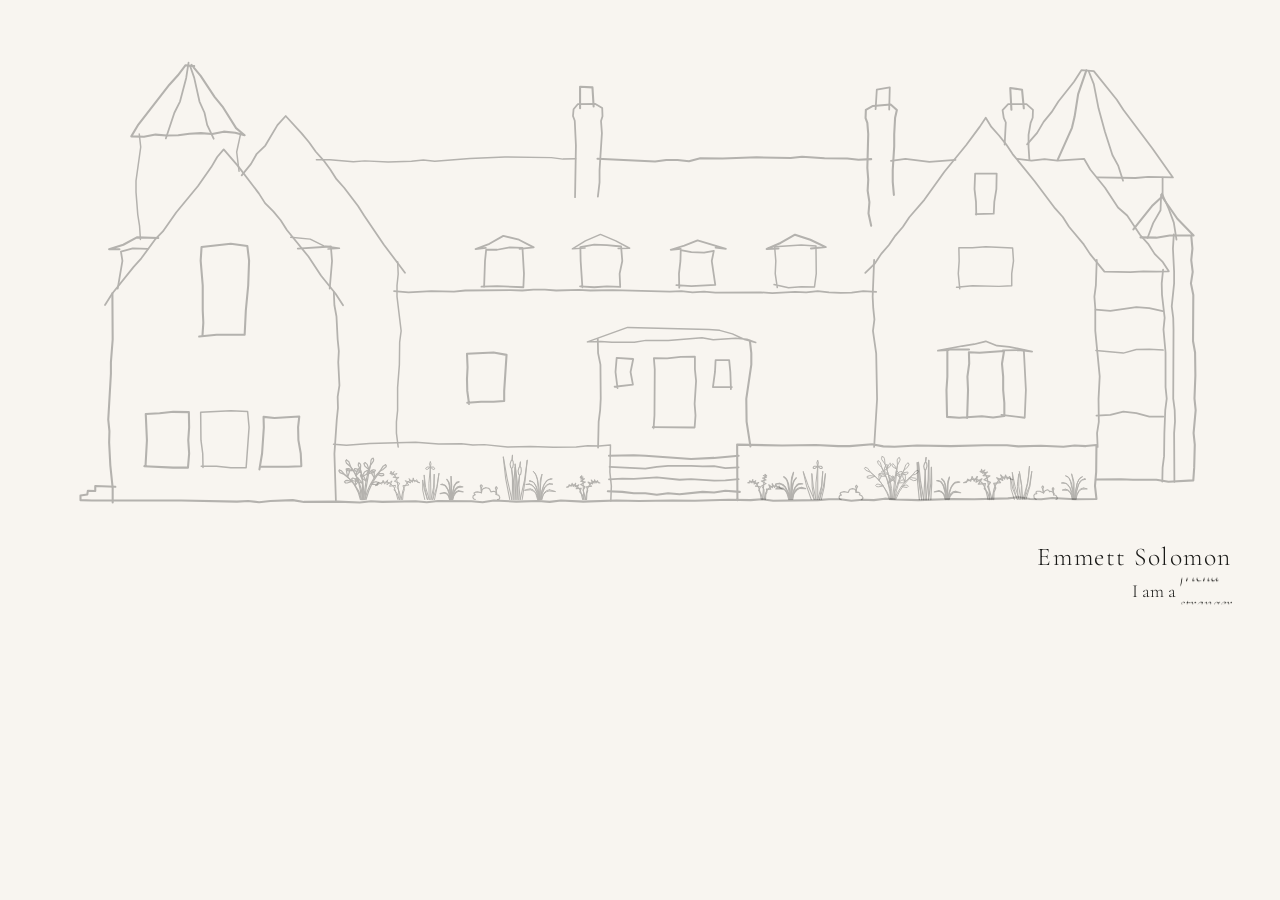
<file: index.html>
<!DOCTYPE html>
<html lang="en">
<head>
    <meta charset="UTF-8">
    <meta name="viewport" content="width=device-width, initial-scale=1.0">
    <title>Emmett Solomon</title>
    <link rel="icon" href="/favicon.ico" sizes="32x32">
    <link rel="icon" href="/favicon.svg" type="image/svg+xml">
    <link rel="apple-touch-icon" href="/apple-touch-icon.png">
    <link rel="stylesheet" href="styles.css">
    <link rel="preconnect" href="https://fonts.googleapis.com">
    <link rel="preconnect" href="https://fonts.gstatic.com" crossorigin>
</head>
<body class="home">

    <!-- --aspect is the drawing's width / height, from its viewBox. It sizes
         the whole column, so the name sits under the drawing's right edge. -->
    <main style="--aspect: 40.1 / 15.6">

    <div class="stage">
    <!-- linework:start — generated by tools/linework.py, do not hand-edit -->
    <div class="linework-bed">
<svg class="linework" viewBox="-1.1 -0.4 40.1 15.6" fill="none" xmlns="http://www.w3.org/2000/svg" aria-hidden="true" stroke-linecap="round" stroke-linejoin="round">
<path class="ln ln-outlines" style="--l:7.1;--d:0.72s;--t:0.00s;--w:0.07" d="M1.09 14.79L1.09 14.3L1.01 13.53L0.97 12.76L0.98 12.37L0.94 11.98L1.03 10.43L1.03 10.04L1.09 9.27L1.08 7.66"/>
<path class="ln ln-outlines" style="--l:52.0;--d:5.24s;--t:0.32s;--w:0.07" d="M1.18 14.26L0.5 14.23L0.5 14.4L0.25 14.39L0.23 14.52L0 14.55L0 14.71L0.38 14.72L3.41 14.72L5.3 14.76L5.68 14.74L6.05 14.78L6.43 14.74L7.19 14.71L7.57 14.77L8.7 14.76L9.46 14.79L9.84 14.75L10.22 14.77L11.35 14.75L11.73 14.78L12.11 14.74L13.24 14.75L13.62 14.78L14 14.72L14.76 14.76L15.51 14.74L15.89 14.77L16.27 14.72L17.03 14.76L18.16 14.72L18.92 14.74L20.05 14.72L20.81 14.73L21.95 14.7L22.7 14.71L23.08 14.68L23.46 14.73L24.97 14.71L25.35 14.68L25.73 14.68L26.11 14.73L26.49 14.7L26.87 14.71L27.24 14.66L27.62 14.69L28.38 14.71L29.51 14.67L30.27 14.68L31.41 14.65L31.78 14.61L32.16 14.67L32.54 14.68L32.92 14.64L33.68 14.68L34.41 14.67L34.36 14.23L34.4 13.76L34.41 12.84L34.05 12.88L33.67 12.86L33.29 12.9L32.53 12.87L31.76 12.89L31.38 12.85L30.62 12.85L29.48 12.88L28.33 12.86L27.57 12.9L27.19 12.89L26.81 12.82L26.05 12.88L25.66 12.88L24.9 12.84L23.76 12.86L22.24 12.83L22.25 14.73"/>
<path class="ln ln-outlines" style="--l:6.6;--d:0.67s;--t:2.68s;--w:0.07" d="M2.16 13.56L3.14 13.61L3.64 13.61L3.68 13.13L3.65 12.68L3.68 12.24L3.67 11.73L3.14 11.72L2.68 11.77L2.21 11.79L2.25 12.68L2.2 13.6"/>
<path class="ln ln-outlines" style="--l:6.9;--d:0.70s;--t:2.98s;--w:0.05" d="M4.09 13.56L4.61 13.56L5.09 13.61L5.61 13.61L5.71 12.24L5.66 11.71L5.09 11.68L4.07 11.73L4.08 12.68L4.14 13.13L4.15 13.65"/>
<path class="ln ln-outlines" style="--l:6.1;--d:0.62s;--t:3.30s;--w:0.07" d="M6.06 13.67L6.15 13.13L6.21 12.24L6.2 11.89L6.57 11.93L7.41 11.88L7.37 12.24L7.38 12.68L7.46 13.13L7.48 13.56L7.03 13.58L6.06 13.57"/>
<path class="ln ln-outlines" style="--l:13.3;--d:1.34s;--t:3.58s;--w:0.06" d="M0.83 8.1L1.07 7.72L1.8 6.81L2.06 6.52L2.52 5.89L2.79 5.61L3.24 4.97L3.98 4.07L4.43 3.43L4.63 3.09L4.85 2.83L5.33 3.39L6.04 4.32L6.25 4.65L6.53 4.93L6.78 5.23L6.99 5.56L7.72 6.46L8.15 7.11L8.64 7.72L8.9 8.12"/>
<path class="ln ln-outlines" style="--l:9.1;--d:0.92s;--t:4.18s;--w:0.07" d="M4.02 9.17L4.61 9.11L5.56 9.11L5.6 8.28L5.68 7.44L5.71 6.6L5.65 6.1L5.09 6.03L4.1 6.14L4.07 6.6L4.14 7.44L4.14 8.28L4.16 8.7L4.13 9.16"/>
<path class="ln ln-outlines" style="--l:2.2;--d:0.22s;--t:4.59s;--w:0.06" d="M1.26 7.55L1.42 6.61L1.37 6.29L1.77 6.18L2.29 6.2"/>
<path class="ln ln-outlines" style="--l:2.1;--d:0.21s;--t:4.69s;--w:0.07" d="M1.32 6.21L0.97 6.21L1.45 6.06L1.91 5.81L2.65 5.83"/>
<path class="ln ln-outlines" style="--l:7.1;--d:0.71s;--t:4.79s;--w:0.06" d="M8.65 14.72L8.6 13.14L8.68 11.98L8.72 11.59L8.71 11.21L8.77 10.82L8.73 10.04L8.75 9.66L8.71 9.27L8.67 8.49L8.6 8.11L8.58 7.67"/>
<path class="ln ln-outlines" style="--l:11.3;--d:1.14s;--t:5.11s;--w:0.05" d="M8.57 12.82L9.01 12.85L9.79 12.79L11.35 12.75L12.13 12.81L12.9 12.8L13.29 12.84L13.68 12.83L14.46 12.91L15.24 12.89L16.02 12.92L16.79 12.91L17.18 12.87L17.57 12.88L17.95 12.84L17.93 13.76L17.98 14.23L17.96 14.77"/>
<path class="ln ln-outlines" style="--l:3.6;--d:0.36s;--t:5.62s;--w:0.05" d="M2.03 5.88L2 5.42L1.94 5.04L1.88 4.28L1.88 3.9L2.04 2.75L1.99 2.31"/>
<path class="ln ln-outlines" style="--l:6.3;--d:0.64s;--t:5.79s;--w:0.05" d="M10.76 12.91L10.7 12.44L10.7 12.06L10.74 11.67L10.74 10.9L10.8 10.13L10.81 9.36L10.86 8.98L10.72 7.82L10.72 7.44L10.76 7.05L10.74 6.6"/>
<path class="ln ln-outlines" style="--l:2.6;--d:0.26s;--t:6.07s;--w:0.06" d="M8.44 7.55L8.52 6.61L8.48 6.12L7.36 6.19"/>
<path class="ln ln-outlines" style="--l:2.1;--d:0.21s;--t:6.19s;--w:0.05" d="M7.12 5.81L7.78 5.87L8.24 6.1L8.77 6.18L8.36 6.21"/>
<path class="ln ln-outlines" style="--l:9.2;--d:0.93s;--t:6.29s;--w:0.06" d="M5.46 3.71L5.77 3.33L5.97 2.98L6.26 2.7L6.67 2.01L6.95 1.7L7.49 2.29L7.74 2.59L7.97 2.91L8.23 3.2L8.46 3.51L8.67 3.84L8.93 4.13L9.4 4.75L9.61 5.08L10.27 6.05L10.99 7.01"/>
<path class="ln ln-outlines" style="--l:1.3;--d:0.13s;--t:6.70s;--w:0.05" d="M5.37 3.57L5.29 2.92L5.43 2.27"/>
<path class="ln ln-outlines" style="--l:2.7;--d:0.27s;--t:6.76s;--w:0.06" d="M2.89 2.46L3.18 1.59L3.37 1.21L3.58 0.41L3.66 -0.11"/>
<path class="ln ln-outlines" style="--l:16.4;--d:1.65s;--t:6.89s;--w:0.06" d="M10.62 7.63L11.11 7.67L11.88 7.63L12.65 7.65L13.03 7.61L14.57 7.6L14.96 7.61L15.34 7.58L15.73 7.58L16.11 7.61L16.88 7.59L17.27 7.61L18.04 7.6L19.96 7.65L20.35 7.63L20.73 7.67L21.12 7.65L21.5 7.68L23.04 7.67L23.43 7.7L24.2 7.66L24.58 7.67L24.97 7.63L25.35 7.67L25.74 7.69L26.12 7.68L26.51 7.63L26.95 7.66"/>
<path class="ln ln-outlines" style="--l:2.6;--d:0.27s;--t:7.63s;--w:0.06" d="M4.51 2.47L4.29 2L4.2 1.59L4.03 1.21L3.85 0.4L3.7 -0.03"/>
<path class="ln ln-outlines" style="--l:5.9;--d:0.59s;--t:7.75s;--w:0.07" d="M13.1 11.41L13.57 11.38L13.99 11.38L14.35 11.35L14.35 11.01L14.43 9.79L13.99 9.71L13.09 9.75L13.11 10.21L13.09 10.61L13.1 11.01L13.16 11.45"/>
<path class="ln ln-outlines" style="--l:8.8;--d:0.89s;--t:8.01s;--w:0.05" d="M7.99 3.18L8.45 3.18L9.24 3.25L9.63 3.22L10.42 3.26L11.21 3.23L11.61 3.19L12 3.23L13.19 3.14L14.37 3.09L15.95 3.11L16.34 3.16L16.8 3.15"/>
<path class="ln ln-outlines" style="--l:10.2;--d:1.03s;--t:8.41s;--w:0.07" d="M3.85 0.01L3.56 -0.02L3.3 0.32L3.01 0.64L1.96 1.99L1.72 2.39L2.15 2.4L2.54 2.33L2.92 2.36L3.31 2.35L3.69 2.3L4.08 2.28L4.46 2.31L4.85 2.23L5.24 2.27L5.56 2.35L5.27 2.11L4.81 1.38L4.54 1.05L4.07 0.34L3.76 -0.03"/>
<path class="ln ln-outlines" style="--l:5.3;--d:0.53s;--t:8.88s;--w:0.06" d="M13.58 7.48L14.11 7.46L15 7.5L15.02 7.04L14.97 6.17L14.54 6.15L14.11 6.23L13.74 6.23L13.7 6.61L13.67 7.49"/>
<path class="ln ln-outlines" style="--l:3.0;--d:0.30s;--t:9.11s;--w:0.06" d="M13.73 6.17L13.38 6.21L13.85 6.03L14.32 5.76L14.85 5.89L15.35 6.15L14.87 6.2"/>
<path class="ln ln-outlines" style="--l:3.7;--d:0.37s;--t:9.25s;--w:0.06" d="M17.53 12.93L17.55 12.05L17.6 11.66L17.62 11.28L17.61 10.12L17.53 9.73L17.52 9.25"/>
<path class="ln ln-outlines" style="--l:4.5;--d:0.45s;--t:9.42s;--w:0.07" d="M17.86 14.41L18.35 14.43L18.74 14.48L19.13 14.48L19.52 14.53L19.9 14.48L20.29 14.51L21.07 14.43L21.46 14.45L21.84 14.39L22.33 14.43"/>
<path class="ln ln-outlines" style="--l:4.4;--d:0.45s;--t:9.62s;--w:0.06" d="M17.9 14.01L18.35 13.98L18.74 13.99L19.52 13.94L20.29 14.02L20.68 14L21.46 14.05L21.84 14.04L22.31 14"/>
<path class="ln ln-outlines" style="--l:4.4;--d:0.44s;--t:9.82s;--w:0.06" d="M17.92 13.58L19.13 13.64L19.52 13.58L19.9 13.55L20.68 13.55L21.07 13.57L21.46 13.56L21.84 13.63L22.29 13.6"/>
<path class="ln ln-outlines" style="--l:4.4;--d:0.44s;--t:10.02s;--w:0.07" d="M17.9 13.21L18.74 13.19L19.13 13.21L20.68 13.32L21.46 13.28L22.29 13.21"/>
<path class="ln ln-outlines" style="--l:11.6;--d:1.17s;--t:10.22s;--w:0.05" d="M17.17 9.35L18.53 8.86L21.28 8.93L21.65 8.96L22.08 9.08L22.49 9.27L22.87 9.37L22.57 9.26L22.19 9.23L21.43 9.28L21.05 9.21L19.91 9.3L19.15 9.3L18.76 9.36L18 9.36L17.62 9.34L17.17 9.35"/>
<path class="ln ln-outlines" style="--l:5.5;--d:0.56s;--t:10.75s;--w:0.06" d="M16.92 7.47L17.4 7.5L17.83 7.47L18.28 7.49L18.26 7.04L18.35 6.61L18.31 6.12L17.83 6.07L17.4 6.06L16.93 6.14L16.94 6.61L17 7.52"/>
<path class="ln ln-outlines" style="--l:3.1;--d:0.32s;--t:11.00s;--w:0.06" d="M18.09 10.87L18.71 10.8L18.63 10.37L18.72 9.93L18.16 9.89L18.12 10.37L18.19 10.93"/>
<path class="ln ln-outlines" style="--l:3.0;--d:0.30s;--t:11.14s;--w:0.05" d="M17.09 6.17L16.66 6.2L17.1 5.93L17.61 5.71L18.13 5.93L18.6 6.18L18.21 6.19"/>
<path class="ln ln-outlines" style="--l:7.6;--d:0.76s;--t:11.27s;--w:0.06" d="M19.38 12.24L20.8 12.25L20.83 11.84L20.8 11.45L20.85 10.67L20.81 10.28L20.81 9.85L20.33 9.86L19.87 9.91L19.42 9.9L19.45 10.28L19.44 11.84L19.41 12.28"/>
<path class="ln ln-outlines" style="--l:7.1;--d:0.72s;--t:11.62s;--w:0.06" d="M16.75 4.45L16.78 2.7L16.74 1.86L16.68 1.7L16.7 1.47L16.84 1.3L17.44 1.29L17.67 1.43L17.68 1.71L17.63 1.87L17.66 2.28L17.58 3.53L17.58 3.95L17.52 4.46"/>
<path class="ln ln-outlines" style="--l:9.3;--d:0.94s;--t:11.94s;--w:0.07" d="M17.51 3.15L19.46 3.24L19.84 3.19L20.22 3.19L20.61 3.23L20.99 3.13L21.75 3.14L22.9 3.1L24.05 3.12L24.44 3.08L25.2 3.13L25.97 3.14L26.35 3.18L26.78 3.16"/>
<path class="ln ln-outlines" style="--l:4.9;--d:0.50s;--t:12.36s;--w:0.06" d="M20.18 7.43L20.69 7.46L21.5 7.42L21.38 6.61L21.45 6.27L21.12 6.33L20.69 6.31L20.33 6.24L20.32 6.61L20.27 7.04L20.28 7.57"/>
<path class="ln ln-outlines" style="--l:1.8;--d:0.18s;--t:12.59s;--w:0.07" d="M16.92 1.44L16.92 0.71L17.34 0.73L17.38 1.39"/>
<path class="ln ln-outlines" style="--l:2.7;--d:0.27s;--t:12.67s;--w:0.06" d="M20.33 6.2L19.99 6.23L20.45 6.09L20.9 5.91L21.86 6.2L21.51 6.16"/>
<path class="ln ln-outlines" style="--l:3.0;--d:0.30s;--t:12.79s;--w:0.06" d="M22.03 10.95L22.01 10.37L21.97 9.97L21.51 9.97L21.49 10.37L21.42 10.88L22.07 10.88"/>
<path class="ln ln-outlines" style="--l:3.6;--d:0.36s;--t:12.92s;--w:0.07" d="M22.69 12.89L22.56 12.05L22.55 11.28L22.72 10.12L22.72 9.73L22.67 9.3"/>
<path class="ln ln-outlines" style="--l:5.6;--d:0.56s;--t:13.09s;--w:0.05" d="M23.49 7.41L23.98 7.52L24.41 7.48L24.86 7.49L24.92 7.04L24.91 6.1L24.41 6.07L23.51 6.13L23.55 6.61L23.53 7.04L23.6 7.51"/>
<path class="ln ln-outlines" style="--l:3.1;--d:0.31s;--t:13.34s;--w:0.07" d="M23.64 6.19L23.24 6.2L23.71 6L24.2 5.72L24.72 5.89L25.24 6.14L24.72 6.19"/>
<path class="ln ln-outlines" style="--l:6.4;--d:0.64s;--t:13.48s;--w:0.06" d="M26.88 12.91L26.98 11.29L26.95 9.75L26.84 8.98L26.89 8.59L26.85 8.21L26.83 7.82L26.88 6.57"/>
<path class="ln ln-outlines" style="--l:22.5;--d:2.27s;--t:13.77s;--w:0.06" d="M26.58 7.01L26.91 6.69L27.12 6.37L27.38 6.07L27.6 5.75L27.85 5.46L28.07 5.13L28.58 4.54L29.26 3.59L30 2.68L30.46 2.06L30.66 1.76L30.85 2.07L31.11 2.36L31.35 2.66L31.57 2.99L32.31 3.9L33.01 4.83L33.27 5.12L33.48 5.45L33.98 6.05L34.19 6.37L34.68 6.97L35.56 6.99L36 6.96L36.45 6.97L36.86 6.96L36.66 6.65L36.38 6.37L36.16 6.03L35.89 5.73L35.45 5.07L35.14 4.8L34.7 4.13L34.2 3.51L33.99 3.15L33.09 3.21L32.65 3.16L32.21 3.21L31.73 3.15"/>
<path class="ln ln-outlines" style="--l:8.0;--d:0.81s;--t:14.79s;--w:0.07" d="M26.78 5.42L26.69 5L26.72 4.62L26.66 4.23L26.68 3.85L26.65 3.46L26.68 2.31L26.65 1.93L26.59 1.77L26.6 1.49L26.84 1.36L27.44 1.31L27.65 1.5L27.59 1.76L27.56 2.32L27.56 2.73L27.51 3.53L27.51 3.93L27.55 4.38"/>
<path class="ln ln-outlines" style="--l:2.2;--d:0.23s;--t:15.15s;--w:0.06" d="M27.45 3.22L27.94 3.15L28.75 3.25L29.67 3.18"/>
<path class="ln ln-outlines" style="--l:4.0;--d:0.40s;--t:15.26s;--w:0.06" d="M29.4 9.63L29.04 9.65L29.86 9.49L30.27 9.43L30.66 9.33L31.04 9.48L31.46 9.52L32.23 9.68L31.88 9.64"/>
<path class="ln ln-outlines" style="--l:1.9;--d:0.19s;--t:15.44s;--w:0.06" d="M26.93 1.47L26.97 0.81L27.41 0.73L27.39 1.48"/>
<path class="ln ln-outlines" style="--l:10.6;--d:1.07s;--t:15.52s;--w:0.07" d="M30.03 11.93L30.06 10.98L30.04 10.53L30.1 10.09L30.09 9.7L30.45 9.72L31.28 9.66L31.21 10.09L31.25 10.53L31.25 10.98L31.29 11.42L31.29 11.86L30.91 11.91L30.53 11.87L29.76 11.92L29.35 11.89L29.33 10.98L29.36 10.53L29.36 9.61L30.12 9.61"/>
<path class="ln ln-outlines" style="--l:6.4;--d:0.64s;--t:16.00s;--w:0.05" d="M29.67 7.5L30.21 7.45L31.11 7.47L31.54 7.45L31.54 7.04L31.6 6.61L31.57 6.17L30.66 6.13L30.21 6.16L29.75 6.16L29.76 6.61L29.73 7.04L29.78 7.55"/>
<path class="ln ln-outlines" style="--l:3.8;--d:0.39s;--t:16.29s;--w:0.06" d="M31.19 11.82L31.98 11.92L32.02 10.98L31.95 9.63L31.21 9.64"/>
<path class="ln ln-outlines" style="--l:4.1;--d:0.42s;--t:16.46s;--w:0.06" d="M30.32 5.02L30.93 5.01L30.95 4.61L31.02 4.18L31.03 3.65L30.3 3.65L30.28 4.18L30.33 4.61L30.34 5.07"/>
<path class="ln ln-outlines" style="--l:4.1;--d:0.41s;--t:16.65s;--w:0.06" d="M31.3 2.67L31.34 1.92L31.27 1.76L31.23 1.5L31.42 1.3L32.04 1.3L32.26 1.49L32.25 1.76L32.18 1.93L32.11 2.34L32.11 2.75L32.14 3.21"/>
<path class="ln ln-outlines" style="--l:1.8;--d:0.18s;--t:16.84s;--w:0.07" d="M31.53 1.49L31.49 0.75L31.89 0.81L31.95 1.44"/>
<path class="ln ln-outlines" style="--l:10.6;--d:1.07s;--t:16.92s;--w:0.06" d="M32.06 2.66L32.4 2.27L32.62 1.9L32.89 1.57L33.12 1.21L33.65 0.54L33.9 0.15L34.32 0.18L35.1 1.15L35.32 1.49L36.3 2.79L37 3.78L36.16 3.76L35.73 3.8L34.39 3.78"/>
<path class="ln ln-outlines" style="--l:11.6;--d:1.17s;--t:17.40s;--w:0.07" d="M34.39 14.01L35.24 14L35.64 14.02L36.44 14.02L36.85 14.09L37.69 14.04L37.72 13.61L37.74 12.83L37.7 12.44L37.77 11.66L37.73 11.27L37.76 10.49L37.75 9.71L37.68 9.32L37.69 7.76L37.61 7.37L37.67 6.98L37.62 6.58L37.66 6.19L37.62 5.74"/>
<path class="ln ln-outlines" style="--l:6.4;--d:0.64s;--t:17.93s;--w:0.06" d="M34.45 12.91L34.43 12.44L34.49 12.06L34.48 11.29L34.52 10.52L34.37 8.98L34.37 8.21L34.34 7.82L34.39 7.44L34.42 6.57"/>
<path class="ln ln-outlines" style="--l:2.3;--d:0.23s;--t:18.22s;--w:0.06" d="M34.41 11.85L34.88 11.82L35.32 11.71L35.76 11.76L36.2 11.88L36.68 11.88"/>
<path class="ln ln-outlines" style="--l:2.3;--d:0.23s;--t:18.32s;--w:0.05" d="M34.39 9.64L35.32 9.73L35.76 9.61L36.2 9.6L36.69 9.63"/>
<path class="ln ln-outlines" style="--l:2.3;--d:0.24s;--t:18.43s;--w:0.06" d="M34.38 8.26L34.88 8.3L35.76 8.17L36.2 8.21L36.7 8.32"/>
<path class="ln ln-outlines" style="--l:3.2;--d:0.33s;--t:18.53s;--w:0.07" d="M33.1 3.18L33.58 2.1L33.67 1.72L33.79 0.96L34.08 0.12"/>
<path class="ln ln-outlines" style="--l:7.2;--d:0.73s;--t:18.68s;--w:0.06" d="M36.64 14.08L36.65 13.61L36.7 13.22L36.71 12.44L36.74 11.66L36.79 11.27L36.75 10.88L36.75 9.71L36.68 8.93L36.72 8.54L36.63 7.76L36.62 7.37L36.67 6.87"/>
<path class="ln ln-outlines" style="--l:5.0;--d:0.50s;--t:19.01s;--w:0.07" d="M35.66 5.54L36.29 4.75L36.62 4.44L36.65 4.46L37.15 5.18L37.7 5.75L36.89 5.75L36.44 5.82L35.9 5.81"/>
<path class="ln ln-outlines" style="--l:3.9;--d:0.40s;--t:19.23s;--w:0.06" d="M35.31 3.89L35.15 3.39L34.95 3.02L34.7 2.24L34.48 1.44L34.32 0.62L34.13 0.14"/>
<path class="ln ln-outlines" style="--l:8.4;--d:0.85s;--t:19.41s;--w:0.06" d="M37.05 14.09L37.04 12.44L37.07 12.05L37.06 11.66L37.01 11.27L37.02 8.93L37.01 8.54L36.96 8.15L37.04 7.37L37.04 6.98L37 6.19L37.03 5.71"/>
<path class="ln ln-outlines" style="--l:1.6;--d:0.16s;--t:19.79s;--w:0.06" d="M36.14 5.83L36.33 5.33L36.58 4.89L36.6 4.36"/>
<path class="ln ln-outlines" style="--l:1.7;--d:0.17s;--t:19.86s;--w:0.06" d="M36.63 4.33L36.86 4.85L37.03 5.31L37.12 5.89"/>
<path class="ln ln-outlines" style="--l:0.6;--d:0.10s;--t:19.94s;--w:0.06" d="M36.65 4.39L36.65 3.79"/>
</svg>
    </div>
    <!-- linework:end -->

    <!-- plants:start — generated by tools/linework.py, do not hand-edit -->
    <div class="linework-bed plants-bed">
<svg class="linework plants" viewBox="-1.1 -0.4 40.1 15.6" fill="none" xmlns="http://www.w3.org/2000/svg" aria-hidden="true" stroke-linecap="round" stroke-linejoin="round">
<g class="plant" style="transform-origin:9.56px 14.69px;--r:4.2s;--w:0.067">
<rect class="hit" x="8.55" y="12.74" width="1.63" height="2.35"/><rect class="hit hit-touch" x="8.55" y="11.09" width="1.63" height="4"/>
<path style="--l:.80;--d:1.64s;--t:20.53s" d="M9.48 14.69l-.07-.24-.11-.23 .02-.18 .02-.05 .06-.03"/>
<path style="--l:.30;--d:.59s;--t:21.58s" d="M9.3 14.22l.11-.15 .01-.05-.02-.06"/>
<path style="--l:1.26;--d:1.29s;--t:21.58s" d="M9.3 14.22l-.1-.14-.17 .05-.05 0-.04-.04 .04-.04 .05-.01 .17 .04-.15-.15-.04-.19 .01-.05 .05-.05"/>
<path style="--l:.31;--d:.64s;--t:22.24s" d="M9.05 13.93l.06-.18 0-.06-.04-.05"/>
<path style="--l:.42;--d:.54s;--t:22.24s" d="M9.05 13.93l-.11-.09-.15-.06-.04-.06 .02-.03"/>
<path style="--l:1.29;--d:2.25s;--t:20.53s" d="M9.51 14.69l-.08-.27-.16-.25-.15-.17-.18-.16-.1-.12-.07-.03"/>
<path style="--l:1.64;--d:2.35s;--t:20.53s" d="M9.51 14.69l-.03-.31-.07-.31-.17-.01-.04-.03-.02-.04 .04-.03 .05 .02 .14 .09-.08-.19 .04-.17 .06-.07"/>
<path style="--l:.31;--d:.52s;--t:22.36s" d="M9.33 13.88l.12-.13 .02-.09-.04-.02"/>
<path style="--l:1.21;--d:1.17s;--t:22.36s" d="M9.33 13.88l-.09-.18-.17 .02-.07-.03 0-.04 .08-.01 .16 .06-.09-.12-.14-.12-.03-.08 .03-.03"/>
<path style="--l:1.48;--d:3.00s;--t:20.53s" d="M9.55 14.69l-.04-.35-.11-.34-.11-.21-.14-.21-.06-.17-.08-.06"/>
<path style="--l:.88;--d:1.61s;--t:20.53s" d="M9.55 14.69l0-.55-.18-.06-.06-.07 .03-.04"/>
<path style="--l:.28;--d:.38s;--t:21.76s" d="M9.55 14.14l-.12-.14-.09-.03"/>
<path style="--l:.51;--d:.97s;--t:21.76s" d="M9.55 14.14l-.02-.22 .09-.16 .09-.05"/>
<path style="--l:.34;--d:.48s;--t:22.25s" d="M9.53 13.92l.16-.09 .05-.09-.01-.02-.02-.01"/>
<path style="--l:1.07;--d:1.06s;--t:22.25s" d="M9.53 13.92l-.02-.14-.17-.04-.07-.06 .02-.04 .09 .02 .13 .12-.03-.11-.07-.13 0-.05 .02-.04"/>
<path style="--l:1.28;--d:2.78s;--t:20.53s" d="M9.59 14.69l0-.32-.03-.31-.08-.39 .01-.15-.02-.04-.04-.03"/>
<path style="--l:.96;--d:1.90s;--t:20.53s" d="M9.59 14.69l.08-.63-.15-.1-.04-.08 .03-.04"/>
<path style="--l:.28;--d:.49s;--t:21.94s" d="M9.67 14.06l-.08-.16-.08-.06"/>
<path style="--l:1.33;--d:1.39s;--t:21.94s" d="M9.67 14.06l.06-.25 .15-.12 .05-.01 .06 .02-.03 .05-.04 .03-.19 .03 .04-.13-.14-.12-.03-.09 .04-.03"/>
<path style="--l:.28;--d:.53s;--t:22.80s" d="M9.77 13.68l-.06-.18-.07-.06"/>
<path style="--l:.43;--d:.86s;--t:22.80s" d="M9.77 13.68l.05-.15 .02-.17 .02-.04 .05-.03"/>
<path style="--l:1.45;--d:3.13s;--t:20.53s" d="M9.63 14.69l.04-.37 .08-.46 .07-.33 .1-.14 .01-.05-.02-.05"/>
<path style="--l:1.66;--d:2.17s;--t:20.53s" d="M9.63 14.69l.08-.27 .11-.25 .16-.08 .05 0 .05 .03-.03 .04-.05 .02-.18-.01 .13-.22-.08-.13-.01-.05 .02-.05"/>
<path style="--l:.26;--d:.52s;--t:22.19s" d="M9.95 13.95l0-.16-.02-.04-.05-.03"/>
<path style="--l:1.12;--d:.99s;--t:22.19s" d="M9.95 13.95l.09-.11 .09-.03 .11 0 .03 .02 0 .04-.08 .02-.15-.05 .11-.12 .1-.16 .08-.05"/>
<path style="--l:1.42;--d:2.64s;--t:20.53s" d="M9.67 14.69l.1-.31 .13-.29 .25-.37 .1-.05 .1-.09 .01-.03-.03-.04"/>
</g>
<g class="plant" style="transform-origin:10.83px 14.69px;--r:4.6s;--w:0.056">
<rect class="hit" x="10.17" y="12.74" width="1.36" height="2.35"/><rect class="hit hit-touch" x="10.17" y="11.09" width="1.36" height="4"/>
<path style="--l:1.95;--d:1.48s;--t:20.55s" d="M10.75 14.69l-.08-.29-.05-.12-.07-.08-.07-.06-.08-.04-.09 0-.1 .01-.23 .11 .08-.01 .04-.11 .1 .07 .05-.13 .05 .13 .1-.14"/>
<path style="--l:1.30;--d:1.48s;--t:20.55s" d="M10.8 14.69l-.08-.21-.1-.11 .05-.16-.2 .03 .08-.18-.17 .13 .02-.16"/>
<path style="--l:1.17;--d:2.11s;--t:20.55s" d="M10.8 14.69l-.03-.36-.05-.27-.03-.1-.07-.13-.05-.03-.04-.01-.05 .02 .02 .02 .02-.09"/>
<path style="--l:1.95;--d:2.11s;--t:20.55s" d="M10.86 14.69l-.06-.25-.07-.16 .08-.14-.18-.07 .16-.13-.2 0 .13-.13-.18 .05 .09-.12-.1 .09-.01-.09"/>
<path style="--l:1.48;--d:1.61s;--t:20.55s" d="M10.86 14.69l.06-.3 .05-.12 .11-.17 .06-.04 .08-.02 .08 0 .19 .08-.07-.01-.03-.09-.08 .07-.04-.12"/>
<path style="--l:1.57;--d:1.61s;--t:20.55s" d="M10.91 14.69l.02-.22 .04-.12-.05-.13 .2-.02-.12-.15 .18 .08-.05-.15 .11 .13 .03-.14"/>
</g>
<g class="plant" style="transform-origin:11.84px 14.69px;--r:2.7s;--w:0.055">
<rect class="hit" x="11.53" y="12.74" width="0.63" height="2.35"/><rect class="hit hit-touch" x="11.53" y="11.09" width="0.63" height="4"/>
<path style="--l:.66;--d:1.39s;--t:20.59s" d="M11.66 14.69l-.07-.32 0-.33"/>
<path style="--l:.68;--d:1.39s;--t:20.59s" d="M11.75 14.69l-.1-.32-.06-.33"/>
<path style="--l:.84;--d:1.75s;--t:20.59s" d="M11.75 14.69l-.09-.4-.02-.42"/>
<path style="--l:.85;--d:1.75s;--t:20.59s" d="M11.81 14.69l-.12-.41-.05-.41"/>
<path style="--l:1.67;--d:2.71s;--t:20.59s" d="M11.81 14.69l-.01-.55 .05-.55-.11 0-.03 .02-.02 .04 .03 .02 .03 0 .1-.08-.03-.11 .03-.07"/>
<path style="--l:1.67;--d:2.71s;--t:20.59s" d="M11.87 14.69l-.02-1.1 .1 0 .03 .02 .02 .04-.03 .02-.03 0-.09-.08 .02-.11-.02-.07"/>
<path style="--l:.86;--d:1.80s;--t:20.59s" d="M11.87 14.69l.09-.42 .02-.43"/>
<path style="--l:.85;--d:1.80s;--t:20.59s" d="M11.93 14.69l.05-.42 0-.43"/>
<path style="--l:.91;--d:1.87s;--t:20.59s" d="M11.93 14.69l.14-.43 .07-.45"/>
<path style="--l:.90;--d:1.87s;--t:20.59s" d="M11.99 14.69l.09-.43 .06-.45"/>
</g>
<g class="plant" style="transform-origin:12.55px 14.69px;--r:0.4s;--w:0.063">
<rect class="hit" x="12.16" y="12.74" width="0.96" height="2.35"/><rect class="hit hit-touch" x="12.16" y="11.09" width="0.96" height="4"/>
<path style="--l:.33;--d:.52s;--t:20.41s" d="M12.5 14.69l-.05-.16-.06-.06-.07-.02"/>
<path style="--l:.60;--d:.52s;--t:20.41s" d="M12.52 14.69l-.03-.1-.08-.09-.08-.03-.15 .02 .14-.04"/>
<path style="--l:.63;--d:1.10s;--t:20.41s" d="M12.52 14.69l-.04-.21-.05-.15-.06-.1-.04-.03-.08-.03"/>
<path style="--l:.72;--d:1.10s;--t:20.41s" d="M12.53 14.69l-.03-.19-.05-.14-.1-.14-.05-.02-.1-.02 .05-.01"/>
<path style="--l:.70;--d:1.44s;--t:20.41s" d="M12.53 14.69l-.04-.49-.03-.11-.05-.08"/>
<path style="--l:.71;--d:1.44s;--t:20.41s" d="M12.55 14.69l-.04-.46-.03-.12-.07-.1"/>
<path style="--l:.78;--d:1.65s;--t:20.41s" d="M12.55 14.69l0-.78"/>
<path style="--l:.78;--d:1.65s;--t:20.41s" d="M12.56 14.69l.01-.49-.02-.29"/>
<path style="--l:.70;--d:1.28s;--t:20.41s" d="M12.56 14.69l.04-.22 .06-.25 .06-.09 .03-.03 .07-.01"/>
<path style="--l:.69;--d:1.28s;--t:20.41s" d="M12.58 14.69l.02-.2 .05-.24 .06-.09 .11-.07"/>
<path style="--l:.56;--d:.96s;--t:20.41s" d="M12.58 14.69l.04-.19 .06-.14 .08-.09 .09-.03"/>
<path style="--l:.74;--d:.96s;--t:20.41s" d="M12.59 14.69l.03-.17 .09-.18 .08-.06 .16-.02-.1-.02"/>
<path style="--l:.40;--d:.64s;--t:20.41s" d="M12.59 14.69l.07-.19 .07-.08 .08-.03"/>
<path style="--l:.68;--d:.64s;--t:20.41s" d="M12.61 14.69l.03-.12 .08-.12 .08-.04 .16 .02-.15-.04"/>
</g>
<g class="plant" style="transform-origin:13.75px 14.69px;--r:5.5s;--w:0.063">
<rect class="hit" x="13.13" y="12.74" width="1.13" height="2.35"/><rect class="hit hit-touch" x="13.13" y="11.09" width="1.13" height="4"/>
<path style="--l:.87;--d:1.02s;--t:20.72s" d="M13.37 14.69l-.05-.02-.03-.04 .01-.07 .07-.03-.03-.02-.01-.04 .05-.03 .07-.01 .13 .03-.01-.15-.03-.08 .03-.04"/>
<path style="--l:.28;--d:.54s;--t:21.20s" d="M13.58 14.46l-.01-.15 .04-.08-.04-.04"/>
<path style="--l:.25;--d:.33s;--t:21.20s" d="M13.58 14.46l.02-.1 .04-.04 .09-.03"/>
<path style="--l:.52;--d:.46s;--t:21.07s" d="M14.08 14.52l.02-.04-.02-.04-.08-.03-.1 .02-.04-.09-.04-.03-.09-.02"/>
<path style="--l:.28;--d:.54s;--t:21.07s" d="M14.08 14.52l0-.15-.03-.07 .03-.04"/>
<path style="--l:.57;--d:.89s;--t:20.72s" d="M14.13 14.69l.06-.02 .01-.05-.03-.07-.09-.03 0-.15 .04-.07-.04-.04"/>
</g>
<g class="plant" style="transform-origin:14.75px 14.69px;--r:0.5s;--w:0.061">
<rect class="hit" x="14.26" y="12.74" width="0.82" height="2.35"/><rect class="hit hit-touch" x="14.26" y="11.09" width="0.82" height="4"/>
<path style="--l:1.46;--d:3.70s;--t:20.43s" d="M14.54 14.69l-.14-.71-.08-.73"/>
<path style="--l:1.47;--d:3.70s;--t:20.43s" d="M14.61 14.69l-.16-.71-.13-.73"/>
<path style="--l:1.53;--d:3.85s;--t:20.43s" d="M14.61 14.69l.02-.31 0-.42-.03-.32-.03-.04-.02-.11 .03-.1 .04-.05 .01-.15"/>
<path style="--l:1.54;--d:3.85s;--t:20.43s" d="M14.68 14.69l0-.52-.08-.53 .04-.04 .02-.11-.01-.1-.03-.05 .01-.15"/>
<path style="--l:1.10;--d:2.81s;--t:20.43s" d="M14.68 14.69l-.01-.54 .05-.55"/>
<path style="--l:1.10;--d:2.81s;--t:20.43s" d="M14.75 14.69l-.03-.54 0-.55"/>
<path style="--l:1.20;--d:3.08s;--t:20.43s" d="M14.75 14.69l.01-.6-.04-.6"/>
<path style="--l:1.20;--d:3.08s;--t:20.43s" d="M14.82 14.69l-.03-.6-.07-.6"/>
<path style="--l:1.31;--d:3.27s;--t:20.43s" d="M14.82 14.69l-.01-.41 .06-.41-.03-.04-.02-.11 .03-.11 .03-.04 .02-.15"/>
<path style="--l:1.31;--d:3.27s;--t:20.43s" d="M14.89 14.69l-.04-.49 .02-.33 .04-.04 .02-.11-.01-.11-.04-.04 .02-.15"/>
<path style="--l:1.36;--d:3.42s;--t:20.43s" d="M14.89 14.69l.15-.66 .09-.67"/>
<path style="--l:1.34;--d:3.42s;--t:20.43s" d="M14.96 14.69l.1-.66 .07-.67"/>
</g>
<g class="plant" style="transform-origin:15.55px 14.69px;--r:4.2s;--w:0.054">
<rect class="hit" x="15.08" y="12.74" width="1.19" height="2.35"/><rect class="hit hit-touch" x="15.08" y="11.09" width="1.19" height="4"/>
<path style="--l:.48;--d:.88s;--t:20.44s" d="M15.48 14.69l-.07-.24-.08-.09-.1-.03"/>
<path style="--l:.86;--d:.88s;--t:20.44s" d="M15.5 14.69l-.04-.14-.03-.06-.08-.08-.11-.05-.2 .02 .07-.03 .12-.02"/>
<path style="--l:.65;--d:1.29s;--t:20.44s" d="M15.5 14.69l-.04-.22-.07-.17-.09-.1-.1-.04"/>
<path style="--l:.89;--d:1.29s;--t:20.44s" d="M15.52 14.69l-.04-.2-.11-.21-.1-.08-.06-.02-.13 0 .12-.02"/>
<path style="--l:.74;--d:1.54s;--t:20.44s" d="M15.52 14.69l-.04-.25-.05-.18-.06-.13-.04-.04-.09-.03"/>
<path style="--l:.83;--d:1.54s;--t:20.44s" d="M15.54 14.69l-.03-.22-.08-.24-.08-.11-.05-.03-.11-.03 .05 0"/>
<path style="--l:.99;--d:2.30s;--t:20.44s" d="M15.54 14.69l-.07-.69-.05-.15-.02-.05-.06-.06"/>
<path style="--l:.99;--d:2.30s;--t:20.44s" d="M15.55 14.69l-.01-.3-.05-.34-.05-.17-.1-.14"/>
<path style="--l:.86;--d:2.07s;--t:20.44s" d="M15.55 14.69l.04-.59 .04-.26"/>
<path style="--l:.87;--d:2.07s;--t:20.44s" d="M15.57 14.69l0-.55 .01-.15 .05-.15"/>
<path style="--l:.84;--d:1.71s;--t:20.44s" d="M15.57 14.69l.05-.28 .07-.2 .08-.14 .05-.05 .1-.03"/>
<path style="--l:.93;--d:1.71s;--t:20.44s" d="M15.59 14.69l.03-.25 .06-.2 .03-.07 .09-.11 .06-.04 .12-.03-.06 0"/>
<path style="--l:.66;--d:1.32s;--t:20.44s" d="M15.59 14.69l.05-.23 .06-.16 .09-.11 .1-.04"/>
<path style="--l:.87;--d:1.32s;--t:20.44s" d="M15.61 14.69l.03-.2 .09-.21 .09-.08 .06-.03 .12 0-.11-.02"/>
<path style="--l:.47;--d:.79s;--t:20.44s" d="M15.61 14.69l.09-.22 .08-.08 .11-.03"/>
<path style="--l:.84;--d:.79s;--t:20.44s" d="M15.63 14.69l.03-.13 .03-.05 .08-.08 .1-.03 .22 .02-.2-.06"/>
</g>
<g class="plant" style="transform-origin:17.08px 14.69px;--r:5.8s;--w:0.061">
<rect class="hit" x="16.28" y="12.74" width="1.51" height="2.35"/><rect class="hit hit-touch" x="16.28" y="11.09" width="1.51" height="4"/>
<path style="--l:1.47;--d:1.16s;--t:20.53s" d="M17.01 14.69l-.06-.24-.03-.09-.1-.12-.12-.05-.07 .01-.17 .07 .06 0 .03-.08 .07 .05 .03-.1 .04 .11 .08-.11"/>
<path style="--l:1.03;--d:1.16s;--t:20.53s" d="M17.05 14.69l-.06-.17-.08-.09 .05-.12-.17 .01 .09-.13-.13 .07 .02-.12"/>
<path style="--l:.88;--d:1.68s;--t:20.53s" d="M17.05 14.69l-.03-.59-.04-.16-.04-.02-.01 .02 .05-.05"/>
<path style="--l:1.53;--d:1.68s;--t:20.53s" d="M17.1 14.69l-.04-.2-.04-.12 .07-.11-.15-.08 .16-.08-.16-.03 .13-.08-.13 0 .08-.06-.09 .01 .05-.05"/>
<path style="--l:1.26;--d:1.41s;--t:20.53s" d="M17.1 14.69l.05-.28 .03-.11 .09-.15 .11-.07 .06-.01 .15 .06-.05-.01-.03-.07-.05 .08-.05-.11"/>
<path style="--l:1.35;--d:1.41s;--t:20.53s" d="M17.14 14.69l.01-.2 .03-.11-.04-.12 .17-.02-.12-.14 .16 .06-.05-.13 .1 .1 .01-.11"/>
</g>
<g class="plant" style="transform-origin:23.14px 14.69px;--r:2.5s;--w:0.060">
<rect class="hit" x="22.40" y="12.74" width="1.26" height="2.35"/><rect class="hit hit-touch" x="22.40" y="11.09" width="1.26" height="4"/>
<path style="--l:1.23;--d:1.48s;--t:20.55s" d="M23.06 14.69l-.05-.27-.03-.11-.08-.16-.1-.07-.06-.01-.14 .05 .05 .01 .02-.08 .05 .07 .05-.1"/>
<path style="--l:1.36;--d:1.48s;--t:20.55s" d="M23.1 14.69l-.05-.19-.08-.12 .06-.12-.17-.02 .11-.13-.16 .05 .06-.11-.1 .07 0-.1"/>
<path style="--l:.95;--d:1.88s;--t:20.55s" d="M23.1 14.69l.05-.63 .04-.17 .03-.02 .02 .02-.06-.06"/>
<path style="--l:1.55;--d:1.88s;--t:20.55s" d="M23.15 14.69l0-.34-.08-.12 .15-.08-.16-.09 .16-.03-.12-.07 .13-.02-.1-.06 .1 .01-.05-.06"/>
<path style="--l:1.54;--d:1.17s;--t:20.55s" d="M23.15 14.69l.06-.23 .05-.09 .11-.11 .14-.03 .08 .01 .18 .09-.07-.02-.03-.08-.08 .05-.04-.1-.04 .1-.08-.12"/>
<path style="--l:.99;--d:1.17s;--t:20.55s" d="M23.2 14.69l.01-.16 .04-.09-.02-.11 .15 .01-.07-.15 .13 .1-.01-.13"/>
</g>
<g class="plant" style="transform-origin:24.05px 14.69px;--r:6.4s;--w:0.065">
<rect class="hit" x="23.66" y="12.74" width="0.86" height="2.35"/><rect class="hit hit-touch" x="23.66" y="11.09" width="0.86" height="4"/>
<path style="--l:.56;--d:.82s;--t:20.72s" d="M23.99 14.69l-.05-.18-.06-.13-.09-.08-.11-.01"/>
<path style="--l:.81;--d:.82s;--t:20.72s" d="M24.01 14.69l-.04-.16-.03-.06-.08-.1-.1-.05-.21 .01 .13-.04"/>
<path style="--l:.69;--d:1.13s;--t:20.72s" d="M24.01 14.69l-.05-.24-.08-.17-.09-.1-.11-.04"/>
<path style="--l:.95;--d:1.13s;--t:20.72s" d="M24.03 14.69l-.05-.21-.04-.09-.08-.13-.11-.08-.06-.02-.14 0 .13-.02"/>
<path style="--l:.83;--d:1.56s;--t:20.72s" d="M24.03 14.69l-.03-.27-.05-.3-.04-.12-.03-.04-.06-.04"/>
<path style="--l:.83;--d:1.56s;--t:20.72s" d="M24.05 14.69l-.02-.25-.05-.28-.05-.13-.11-.11"/>
<path style="--l:.93;--d:1.86s;--t:20.72s" d="M24.05 14.69l.04-.64 .06-.28"/>
<path style="--l:.93;--d:1.86s;--t:20.72s" d="M24.06 14.69l.01-.6 .02-.16 .06-.16"/>
<path style="--l:.77;--d:1.48s;--t:20.72s" d="M24.06 14.69l.07-.53 .04-.12 .07-.08"/>
<path style="--l:.77;--d:1.48s;--t:20.72s" d="M24.08 14.69l.01-.23 .03-.27 .04-.12 .08-.11"/>
<path style="--l:.69;--d:1.11s;--t:20.72s" d="M24.08 14.69l.05-.22 .06-.17 .07-.1 .05-.04 .09-.01"/>
<path style="--l:.78;--d:1.11s;--t:20.72s" d="M24.1 14.69l.03-.2 .05-.15 .03-.06 .08-.08 .05-.03 .12-.01-.06-.01"/>
<path style="--l:.58;--d:.83s;--t:20.72s" d="M24.1 14.69l.05-.19 .07-.13 .1-.07 .11-.02"/>
<path style="--l:.81;--d:.83s;--t:20.72s" d="M24.12 14.69l.03-.16 .03-.07 .08-.09 .1-.06 .2 .01-.13-.04"/>
</g>
<g class="plant" style="transform-origin:24.94px 14.69px;--r:0.6s;--w:0.057">
<rect class="hit" x="24.52" y="12.74" width="0.94" height="2.35"/><rect class="hit hit-touch" x="24.52" y="11.09" width="0.94" height="4"/>
<path style="--l:.98;--d:2.28s;--t:20.48s" d="M24.75 14.69l-.16-.46-.11-.48"/>
<path style="--l:1.01;--d:2.28s;--t:20.48s" d="M24.85 14.69l-.2-.46-.17-.48"/>
<path style="--l:.88;--d:2.13s;--t:20.48s" d="M24.85 14.69l-.07-.43-.01-.44"/>
<path style="--l:.89;--d:2.13s;--t:20.48s" d="M24.91 14.69l-.09-.43-.05-.44"/>
<path style="--l:1.72;--d:3.20s;--t:20.48s" d="M24.91 14.69l0-.56 .06-.57-.11 0-.03 .02-.02 .04 .03 .02 .03 0 .1-.08-.03-.12 .03-.07"/>
<path style="--l:1.72;--d:3.20s;--t:20.48s" d="M24.97 14.69l0-1.13 .11 0 .03 .02 .02 .04-.03 .02-.04 0-.09-.08 .02-.12-.02-.07"/>
<path style="--l:.97;--d:2.30s;--t:20.48s" d="M24.97 14.69l.13-.46 .04-.49"/>
<path style="--l:.96;--d:2.30s;--t:20.48s" d="M25.03 14.69l.08-.47 .03-.48"/>
<path style="--l:.90;--d:2.12s;--t:20.48s" d="M25.03 14.69l.13-.43 .07-.44"/>
<path style="--l:.89;--d:2.12s;--t:20.48s" d="M25.09 14.69l.1-.43 .04-.44"/>
</g>
<g class="plant" style="transform-origin:26.10px 14.69px;--r:3.5s;--w:0.066">
<rect class="hit" x="25.46" y="12.74" width="1.07" height="2.35"/><rect class="hit hit-touch" x="25.46" y="11.09" width="1.07" height="4"/>
<path style="--l:1.30;--d:1.11s;--t:20.64s" d="M25.76 14.69l-.05-.02-.02-.06 .03-.06 .05-.01-.04-.05 .02-.04 .11-.03 .14 .03 .04-.08 .03-.03 .08-.02 .08 .02 .02 .03 .02 .08 .01-.13-.03-.07 .03-.04"/>
<path style="--l:.72;--d:1.11s;--t:20.64s" d="M26.45 14.69l.04-.02 .01-.04-.04-.07-.08-.03 .02-.03-.01-.03-.05-.03-.07 .01 .01-.13 .04-.07-.04-.04"/>
</g>
<g class="plant" style="transform-origin:27.50px 14.69px;--r:1.9s;--w:0.053">
<rect class="hit" x="26.53" y="12.74" width="1.84" height="2.35"/><rect class="hit hit-touch" x="26.53" y="11.09" width="1.84" height="4"/>
<path style="--l:1.56;--d:1.83s;--t:20.71s" d="M27.4 14.69l-.09-.23-.12-.23-.17 .03-.06-.01-.03-.04 .04-.04 .05 0 .17 .06-.14-.19-.01-.15 .01-.04 .04-.03"/>
<path style="--l:.25;--d:.48s;--t:22.07s" d="M27.05 14.04l.07-.13 0-.05-.03-.04"/>
<path style="--l:1.29;--d:.93s;--t:22.07s" d="M27.05 14.04l-.14-.14-.17 .07-.09-.01-.01-.05 .09-.03 .18 .02-.15-.13-.16-.07-.05-.07 .03-.03"/>
<path style="--l:1.41;--d:2.29s;--t:20.71s" d="M27.44 14.69l-.14-.29-.19-.28-.16-.18-.19-.17-.1-.14-.08-.03"/>
<path style="--l:.86;--d:1.66s;--t:20.71s" d="M27.44 14.69l-.03-.28-.06-.27 .08-.18 .07-.06"/>
<path style="--l:.35;--d:.50s;--t:21.88s" d="M27.35 14.14l.16-.12 .03-.09-.01-.03-.03 0"/>
<path style="--l:1.24;--d:1.32s;--t:21.88s" d="M27.35 14.14l-.07-.24-.17 0-.05-.03-.03-.04 .05-.03 .05 .01 .15 .09-.07-.16 .04-.17 .06-.06"/>
<path style="--l:.31;--d:.50s;--t:22.70s" d="M27.21 13.74l.12-.13 .02-.08-.04-.02"/>
<path style="--l:.46;--d:.77s;--t:22.70s" d="M27.21 13.74l-.07-.13-.12-.13-.03-.08 .04-.02"/>
<path style="--l:1.41;--d:2.75s;--t:20.71s" d="M27.47 14.69l-.05-.34-.09-.33-.19-.41-.05-.17-.06-.06"/>
<path style="--l:.84;--d:1.63s;--t:20.71s" d="M27.47 14.69l-.06-.59 .08-.14 .06-.04"/>
<path style="--l:.28;--d:.39s;--t:21.95s" d="M27.41 14.1l.14-.09 .03-.07-.03-.02"/>
<path style="--l:1.23;--d:1.32s;--t:21.95s" d="M27.41 14.1l-.05-.26-.17-.03-.04-.02-.02-.05 .05-.02 .05 .01 .13 .11-.05-.18 .05-.14 .06-.05"/>
<path style="--l:.27;--d:.40s;--t:22.87s" d="M27.31 13.66l.12-.1 .02-.07-.03-.02"/>
<path style="--l:.48;--d:.89s;--t:22.87s" d="M27.31 13.66l-.06-.17-.11-.15-.01-.05 .02-.06"/>
<path style="--l:1.53;--d:3.05s;--t:20.71s" d="M27.5 14.69l-.03-.38-.07-.36-.15-.46-.02-.18-.02-.05-.06-.03"/>
<path style="--l:.94;--d:1.71s;--t:20.71s" d="M27.5 14.69l.07-.61-.16-.09-.04-.08 .03-.04"/>
<path style="--l:.27;--d:.43s;--t:21.99s" d="M27.57 14.08l-.09-.16-.08-.05"/>
<path style="--l:.46;--d:.71s;--t:21.99s" d="M27.57 14.08l.03-.2 .12-.12 .09-.02"/>
<path style="--l:.31;--d:.29s;--t:22.41s" d="M27.6 13.88l.17-.04 .06-.06-.02-.04"/>
<path style="--l:.49;--d:.84s;--t:22.41s" d="M27.6 13.88l.04-.22-.13-.08-.03-.07 .03-.03"/>
<path style="--l:.23;--d:.38s;--t:22.87s" d="M27.64 13.66l-.07-.13-.06-.05"/>
<path style="--l:.43;--d:.82s;--t:22.87s" d="M27.64 13.66l.03-.13-.01-.18 .02-.05 .05-.03"/>
<path style="--l:1.46;--d:2.98s;--t:20.71s" d="M27.54 14.69l.13-1.16 .08-.16 .01-.05-.03-.05"/>
<path style="--l:1.63;--d:2.02s;--t:20.71s" d="M27.54 14.69l.05-.28 .09-.28 .14-.1 .09 0 .01 .04-.07 .05-.17 .01 .07-.18-.11-.12-.02-.08 .04-.02"/>
<path style="--l:.25;--d:.47s;--t:22.26s" d="M27.75 13.95l-.04-.16-.05-.06"/>
<path style="--l:1.07;--d:1.04s;--t:22.26s" d="M27.75 13.95l.07-.13 .07-.04 .11-.02 .03 .01 0 .03-.06 .04-.15-.02 .07-.13 .06-.17 .07-.07"/>
<path style="--l:1.38;--d:2.59s;--t:20.71s" d="M27.57 14.69l.07-.31 .09-.31 .16-.38 .09-.06 .08-.11 0-.04-.04-.03"/>
<path style="--l:1.51;--d:1.82s;--t:20.71s" d="M27.57 14.69l.1-.23 .13-.21 .15-.05 .05 0 .04 .04-.04 .04-.04 0-.16-.03 .13-.16-.08-.16 0-.06 .03-.05"/>
<path style="--l:.30;--d:.57s;--t:21.96s" d="M27.93 14.09l.01-.18-.01-.05-.05-.04"/>
<path style="--l:1.17;--d:.82s;--t:21.96s" d="M27.93 14.09l.12-.12 .1-.02 .13 .02 .03 .02-.01 .05-.09 .01-.16-.08 .13-.11 .1-.13 .08-.03"/>
<path style="--l:1.31;--d:2.07s;--t:20.71s" d="M27.61 14.69l.12-.26 .17-.25 .28-.32 .09-.02 .1-.07 .01-.03-.02-.04"/>
</g>
<g class="plant" style="transform-origin:28.60px 14.69px;--r:3.6s;--w:0.067">
<rect class="hit" x="28.36" y="12.74" width="0.51" height="2.35"/><rect class="hit hit-touch" x="28.36" y="11.09" width="0.51" height="4"/>
<path style="--l:1.25;--d:2.85s;--t:20.69s" d="M28.41 14.69l-.06-.62-.01-.63"/>
<path style="--l:1.26;--d:2.85s;--t:20.69s" d="M28.49 14.69l-.09-.62-.06-.63"/>
<path style="--l:1.27;--d:2.89s;--t:20.69s" d="M28.49 14.69l-.08-.63-.03-.63"/>
<path style="--l:1.28;--d:2.89s;--t:20.69s" d="M28.56 14.69l-.11-.63-.07-.63"/>
<path style="--l:1.45;--d:3.24s;--t:20.69s" d="M28.56 14.69l.05-.99-.03-.04-.02-.1 .03-.1 .03-.04 .02-.15"/>
<path style="--l:1.45;--d:3.24s;--t:20.69s" d="M28.64 14.69l-.03-.99 .03-.04 .03-.1-.01-.1-.04-.04 .02-.15"/>
<path style="--l:1.34;--d:3.04s;--t:20.69s" d="M28.64 14.69l.07-.66 .02-.67"/>
<path style="--l:1.33;--d:3.04s;--t:20.69s" d="M28.72 14.69l.02-.66-.01-.67"/>
<path style="--l:1.10;--d:2.51s;--t:20.69s" d="M28.72 14.69l.08-.54 .02-.55"/>
<path style="--l:1.10;--d:2.51s;--t:20.69s" d="M28.8 14.69l.03-.54-.01-.55"/>
</g>
<g class="plant" style="transform-origin:29.35px 14.69px;--r:2.4s;--w:0.065">
<rect class="hit" x="28.87" y="12.74" width="0.99" height="2.35"/><rect class="hit hit-touch" x="28.87" y="11.09" width="0.99" height="4"/>
<path style="--l:.40;--d:.68s;--t:20.40s" d="M29.29 14.69l-.06-.2-.07-.07-.08-.03"/>
<path style="--l:.73;--d:.68s;--t:20.40s" d="M29.31 14.69l-.03-.12-.1-.12-.09-.04-.17 .02 .16-.04"/>
<path style="--l:.74;--d:1.43s;--t:20.40s" d="M29.31 14.69l-.03-.25-.05-.19-.06-.13-.03-.04-.09-.03"/>
<path style="--l:.83;--d:1.43s;--t:20.40s" d="M29.33 14.69l-.03-.23-.07-.25-.08-.1-.04-.03-.11-.03 .05 0"/>
<path style="--l:.74;--d:1.55s;--t:20.40s" d="M29.33 14.69l-.05-.51-.04-.12-.07-.07"/>
<path style="--l:.75;--d:1.55s;--t:20.40s" d="M29.35 14.69l-.01-.22-.04-.26-.04-.12-.09-.1"/>
<path style="--l:.76;--d:1.67s;--t:20.40s" d="M29.35 14.69l.03-.53 .05-.23"/>
<path style="--l:.77;--d:1.67s;--t:20.40s" d="M29.37 14.69l0-.49 .01-.13 .05-.14"/>
<path style="--l:.75;--d:1.33s;--t:20.40s" d="M29.37 14.69l.05-.24 .07-.18 .08-.12 .05-.04 .1-.02"/>
<path style="--l:.84;--d:1.33s;--t:20.40s" d="M29.4 14.69l.03-.22 .05-.17 .04-.07 .08-.09 .06-.02 .12-.02-.06-.01"/>
<path style="--l:.40;--d:.62s;--t:20.40s" d="M29.4 14.69l.07-.19 .08-.07 .09-.02"/>
<path style="--l:.73;--d:.62s;--t:20.40s" d="M29.42 14.69l.03-.11 .09-.11 .09-.03 .18 .02-.17-.05"/>
</g>
<g class="plant" style="transform-origin:30.84px 14.69px;--r:6.8s;--w:0.067">
<rect class="hit" x="29.86" y="12.74" width="1.67" height="2.35"/><rect class="hit hit-touch" x="29.86" y="11.09" width="1.67" height="4"/>
<path style="--l:1.79;--d:1.82s;--t:20.40s" d="M30.74 14.69l-.08-.34-.06-.13-.07-.1-.08-.07-.09-.04-.09-.01-.11 .01-.25 .11 .09-.01 .05-.11 .1 .07 .05-.15"/>
<path style="--l:.16;--d:.34s;--t:21.89s" d="M30.27 14.06l-.07-.14"/>
<path style="--l:.18;--d:.35s;--t:21.89s" d="M30.27 14.06l.1-.15"/>
<path style="--l:1.49;--d:1.84s;--t:20.40s" d="M30.8 14.69l-.08-.24-.11-.13 .04-.17-.24 .02 .12-.18-.2 .11 .04-.19"/>
<path style="--l:1.23;--d:2.41s;--t:20.40s" d="M30.8 14.69l-.03-.38-.05-.29-.03-.11-.08-.14-.04-.04-.05-.01-.05 .02 .03 .02 .02-.09"/>
<path style="--l:2.11;--d:2.41s;--t:20.40s" d="M30.87 14.69l-.07-.27-.08-.17 .1-.14-.22-.09 .2-.13-.23-.01 .15-.12-.17 .04 .08-.11-.11 .08 0-.1"/>
<path style="--l:2.05;--d:1.98s;--t:20.40s" d="M30.87 14.69l.07-.35 .05-.14 .13-.19 .07-.05 .09-.03 .09 0 .21 .09-.07-.01-.04-.1-.08 .09-.06-.14-.03 .14-.13-.14"/>
<path style="--l:1.44;--d:1.98s;--t:20.40s" d="M30.93 14.69l.01-.25 .06-.14-.07-.16 .23-.02-.13-.17 .21 .09-.07-.18"/>
</g>
<g class="plant" style="transform-origin:31.84px 14.69px;--r:0.5s;--w:0.055">
<rect class="hit" x="31.54" y="12.74" width="0.72" height="2.35"/><rect class="hit hit-touch" x="31.54" y="11.09" width="0.72" height="4"/>
<path style="--l:.74;--d:1.74s;--t:20.41s" d="M31.63 14.69l-.11-.35-.02-.37"/>
<path style="--l:.76;--d:1.74s;--t:20.41s" d="M31.73 14.69l-.15-.35-.08-.37"/>
<path style="--l:.94;--d:2.21s;--t:20.41s" d="M31.73 14.69l-.06-.17-.07-.28-.02-.18-.02-.28"/>
<path style="--l:.95;--d:2.21s;--t:20.41s" d="M31.79 14.69l-.14-.45-.09-.46"/>
<path style="--l:.87;--d:2.08s;--t:20.41s" d="M31.79 14.69l-.04-.17-.02-.26 .01-.17 .04-.26"/>
<path style="--l:.87;--d:2.08s;--t:20.41s" d="M31.85 14.69l-.07-.43 0-.43"/>
<path style="--l:.95;--d:2.28s;--t:20.41s" d="M31.85 14.69l.02-.47-.07-.47"/>
<path style="--l:.95;--d:2.28s;--t:20.41s" d="M31.91 14.69l-.03-.47-.08-.47"/>
<path style="--l:1.15;--d:2.70s;--t:20.41s" d="M31.91 14.69l.07-.21 .09-.34 .04-.22 .03-.35"/>
<path style="--l:1.14;--d:2.70s;--t:20.41s" d="M31.96 14.69l.12-.55 .06-.57"/>
<path style="--l:.99;--d:2.29s;--t:20.41s" d="M31.96 14.69l.18-.46 .08-.49"/>
<path style="--l:.97;--d:2.29s;--t:20.41s" d="M32.02 14.69l.14-.46 .06-.49"/>
</g>
<g class="plant" style="transform-origin:32.76px 14.69px;--r:4.0s;--w:0.061">
<rect class="hit" x="32.26" y="12.74" width="0.90" height="2.35"/><rect class="hit hit-touch" x="32.26" y="11.09" width="0.90" height="4"/>
<path style="--l:.90;--d:1.13s;--t:20.65s" d="M32.37 14.69l-.07-.05-.01-.09 .04-.05 .06-.01-.03-.05 .03-.03 .1 0 .13 .06-.03-.14-.03-.06 .03-.04"/>
<path style="--l:.78;--d:.72s;--t:21.06s" d="M32.96 14.53l.02-.04-.04-.05-.07-.03-.05 .02-.02-.05-.05-.02-.08 .03-.05 .08-.03-.14 .03-.06-.03-.04"/>
<path style="--l:.26;--d:.58s;--t:21.06s" d="M32.96 14.53l-.02-.14-.03-.06 .03-.04"/>
<path style="--l:.52;--d:.99s;--t:20.65s" d="M33.04 14.69l.04-.02 0-.05-.04-.07-.08-.02-.02-.14 .03-.06-.03-.04"/>
</g>
<g class="plant" style="transform-origin:33.65px 14.69px;--r:5.8s;--w:0.055">
<rect class="hit" x="33.15" y="12.74" width="1.15" height="2.35"/><rect class="hit hit-touch" x="33.15" y="11.09" width="1.15" height="4"/>
<path style="--l:.46;--d:.75s;--t:20.44s" d="M33.59 14.69l-.03-.15-.05-.12-.07-.06-.09-.02"/>
<path style="--l:.66;--d:.75s;--t:20.44s" d="M33.61 14.69l-.03-.13-.08-.13-.08-.05-.17-.01 .1-.03"/>
<path style="--l:.72;--d:1.23s;--t:20.44s" d="M33.61 14.69l-.05-.23-.05-.18-.08-.11-.05-.03-.1-.02"/>
<path style="--l:.83;--d:1.23s;--t:20.44s" d="M33.63 14.69l-.04-.21-.06-.16-.04-.06-.09-.09-.05-.03-.13-.01 .06-.01"/>
<path style="--l:.89;--d:1.73s;--t:20.44s" d="M33.63 14.69l-.03-.29-.07-.32-.05-.12-.03-.04-.08-.03"/>
<path style="--l:.89;--d:1.73s;--t:20.44s" d="M33.65 14.69l-.03-.26-.06-.31-.06-.13-.04-.05-.09-.05"/>
<path style="--l:.87;--d:1.85s;--t:20.44s" d="M33.65 14.69l-.03-.6-.05-.26"/>
<path style="--l:.87;--d:1.85s;--t:20.44s" d="M33.66 14.69l-.01-.56-.03-.15-.05-.15"/>
<path style="--l:.86;--d:1.65s;--t:20.44s" d="M33.66 14.69l.04-.28 .07-.3 .06-.12 .03-.04 .07-.03"/>
<path style="--l:.85;--d:1.65s;--t:20.44s" d="M33.68 14.69l.02-.25 .05-.29 .06-.13 .04-.04 .08-.06"/>
<path style="--l:.82;--d:1.51s;--t:20.44s" d="M33.68 14.69l.05-.27 .06-.21 .07-.14 .04-.04 .1-.04"/>
<path style="--l:.91;--d:1.51s;--t:20.44s" d="M33.7 14.69l.03-.25 .08-.27 .08-.11 .05-.03 .11-.03-.05-.01"/>
<path style="--l:.53;--d:.84s;--t:20.44s" d="M33.7 14.69l.05-.17 .06-.13 .08-.07 .09-.02"/>
<path style="--l:.73;--d:.84s;--t:20.44s" d="M33.72 14.69l.03-.15 .08-.15 .09-.05 .18-.01-.12-.03"/>
</g>
</svg>
    </div>
    <!-- plants:end -->
    </div>

    <div class="caption">
        <header>
            <h1>Emmett Solomon</h1>
        </header>

        <section id="intro">
        <div class="flow">

            <span class="fragment">
                <!-- The ghost is the longest word on the wheel. It is
                     invisible, but it holds both the width and the
                     baseline, so nothing moves as the wheel turns.
                     The words are hoisted into a strip by script.js. -->
                I am a <span class="picker" id="picker-who">
                    <span class="picker-ghost">stranger</span>
                    <span class="word" data-value="stranger">stranger</span>
                    <span class="word" data-value="friend">friend</span>
                    <span class="word" data-value="robot">robot</span>
                </span>
            </span>

            <span class="fragment branch" id="branch-friend">
                &nbsp;and I am here for <span class="picker" id="picker-for">
                    <span class="picker-ghost">Ties</span>
                    <span class="word" data-value="ties">Ties</span>
                </span>
            </span>

        </div>
        </section>
    </div>

    </main>


    <script src="config.js"></script>
    <script src="script.js"></script>
    <script src="login.js"></script>
    <script src="plants.js"></script>

</body>
</html>
</file>
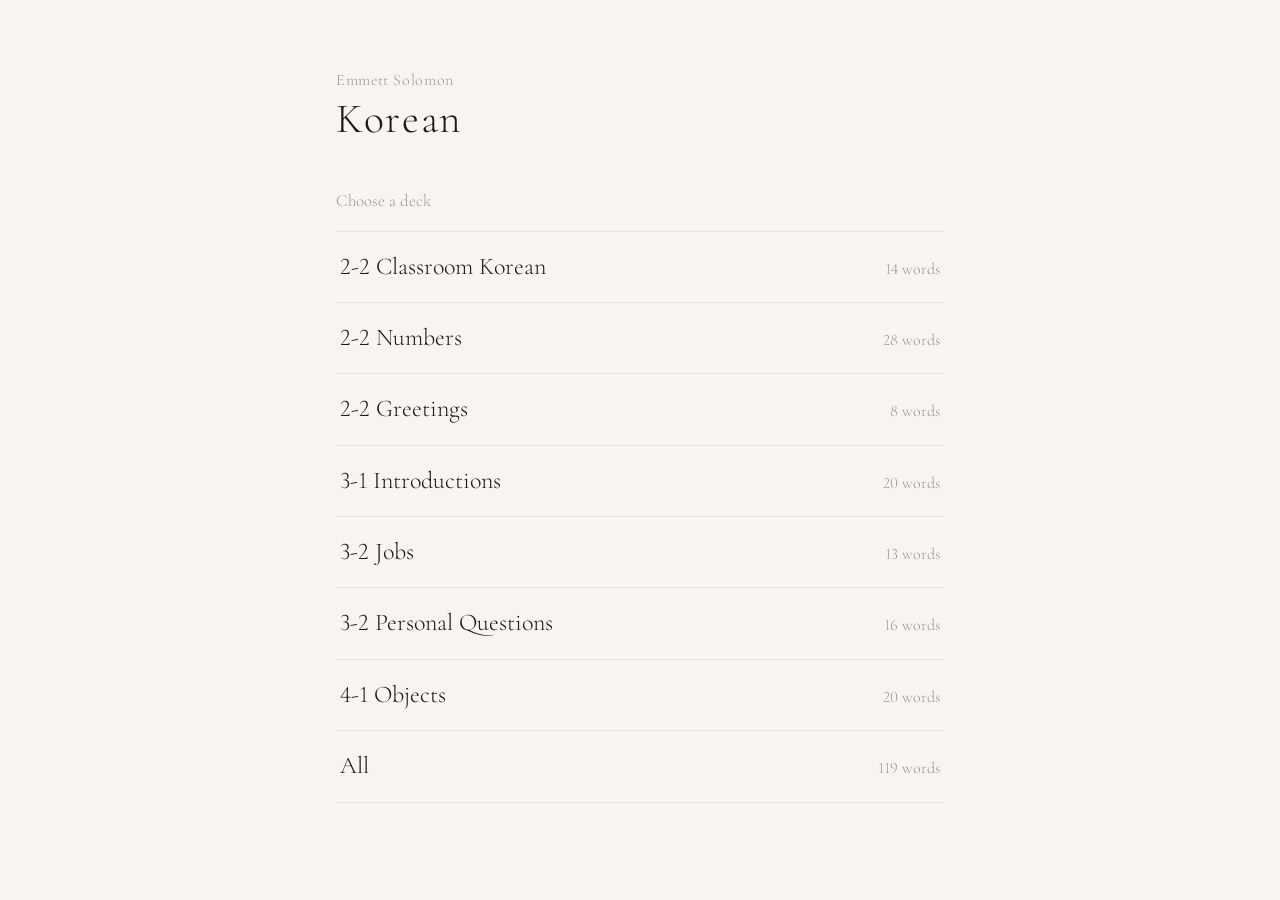
<file: korean/index.html>
<!DOCTYPE html>
<html lang="en">
<head>
    <meta charset="UTF-8">
    <meta name="viewport" content="width=device-width, initial-scale=1.0">
    <title>Korean — Emmett Solomon</title>
    <link rel="icon" href="/favicon.ico" sizes="32x32">
    <link rel="icon" href="/favicon.svg" type="image/svg+xml">
    <link rel="apple-touch-icon" href="/apple-touch-icon.png">
    <link rel="preconnect" href="https://fonts.googleapis.com">
    <link rel="preconnect" href="https://fonts.gstatic.com" crossorigin>
    <!-- Paths are absolute: the page is served at /korean with no
         trailing slash, where a relative path would point at the site root. -->
    <link rel="stylesheet" href="/korean/korean.css">
</head>
<body>

    <header>
        <a class="home" href="/">Emmett Solomon</a>
        <h1>Korean</h1>
    </header>

    <main>
        <!-- 1. Pick a deck. Filled from the "deck" column of vocab.csv. -->
        <section class="screen decks-screen" hidden>
            <p class="step">Choose a deck</p>
            <ul class="deck-list"></ul>
        </section>

        <!-- 2. Pick a mode for that deck. -->
        <section class="screen modes-screen" hidden>
            <a class="back" href="#">&larr; Decks</a>
            <h2 class="deck-title"></h2>

            <div class="mode-list">
                <a class="mode" data-mode="base">
                    <span class="mode-name">Base</span>
                    <span class="mode-about">Flip through the cards.</span>
                </a>
                <a class="mode" data-mode="learn">
                    <span class="mode-name">Learn</span>
                    <span class="mode-about">A few words at a time, until you know them.</span>
                    <span class="mode-about learn-summary"></span>
                </a>
                <a class="mode" data-mode="terms">
                    <span class="mode-name">Terms</span>
                    <span class="mode-about">Every word in the deck. Pick some to make a deck of your own.</span>
                </a>
            </div>

            <div class="settings">
                <!-- Say the Korean by itself as it appears. Remembered per browser. -->
                <div class="toggle sound" role="group" aria-label="Read aloud">
                    <span class="toggle-label">Read aloud</span>
                    <button type="button" data-sound="on" aria-pressed="true">On</button>
                    <button type="button" data-sound="off" aria-pressed="false">Off</button>
                </div>
                <button type="button" class="restart" hidden>Start Learn over</button>
                <!-- Only on decks made in Terms. -->
                <button type="button" class="delete-deck" hidden>Delete this deck</button>
            </div>
        </section>

        <!-- 3. Study: the chosen mode, with only the language toggle. -->
        <section class="screen study-screen" hidden>
            <div class="study-bar">
                <a class="back" href="#"></a>
                <!-- Which language you see first. Remembered per browser. -->
                <div class="toggle front" role="group">
                    <span class="toggle-label"></span>
                    <button type="button" data-front="korean" aria-pressed="true">한국어</button>
                    <button type="button" data-front="english" aria-pressed="false">English</button>
                </div>
            </div>

            <div class="base" data-mode-panel="base" hidden>
                <div class="card" tabindex="0" role="button" aria-label="Flip card">
                    <div class="card-inner">
                        <div class="face face-front"></div>
                        <div class="face face-back"></div>
                    </div>
                </div>

                <nav class="pager">
                    <button type="button" class="prev" aria-label="Previous card">&larr;</button>
                    <span class="count"></span>
                    <button type="button" class="next" aria-label="Next card">&rarr;</button>
                </nav>

                <p class="hint">Tap the card to flip. Arrow keys move, space flips.</p>
            </div>

            <!-- Questions are drawn into .learn-stage by learn.js. -->
            <div class="learn" data-mode-panel="learn" hidden>
                <div class="meter" aria-hidden="true">
                    <span class="meter-learned"></span><span class="meter-learning"></span>
                </div>
                <p class="learn-count"></p>
                <div class="learn-stage" aria-live="polite"></div>
            </div>

            <!-- The list is drawn into .term-list by terms.js. -->
            <div class="terms" data-mode-panel="terms" hidden>
                <div class="terms-bar">
                    <div class="terms-pick">
                        <button type="button" class="quiet select-all">Select all</button>
                        <span class="terms-count"></span>
                        <button type="button" class="primary make-deck" disabled>New deck</button>
                    </div>
                    <!-- Takes the place of the row above while naming a new deck. -->
                    <form class="name-deck" hidden>
                        <input type="text" maxlength="40" placeholder="Name the deck" aria-label="Deck name">
                        <button type="button" class="quiet cancel-name">Cancel</button>
                        <button type="submit" class="primary">Save</button>
                    </form>
                    <p class="name-problem" hidden></p>
                </div>
                <ul class="term-list"></ul>
            </div>
        </section>

        <p class="empty" hidden>Couldn’t load the word list.</p>
    </main>

    <script src="/korean/app.js"></script>
    <script src="/korean/base.js"></script>
    <script src="/korean/learn.js"></script>
    <script src="/korean/terms.js"></script>
</body>
</html>
</file>
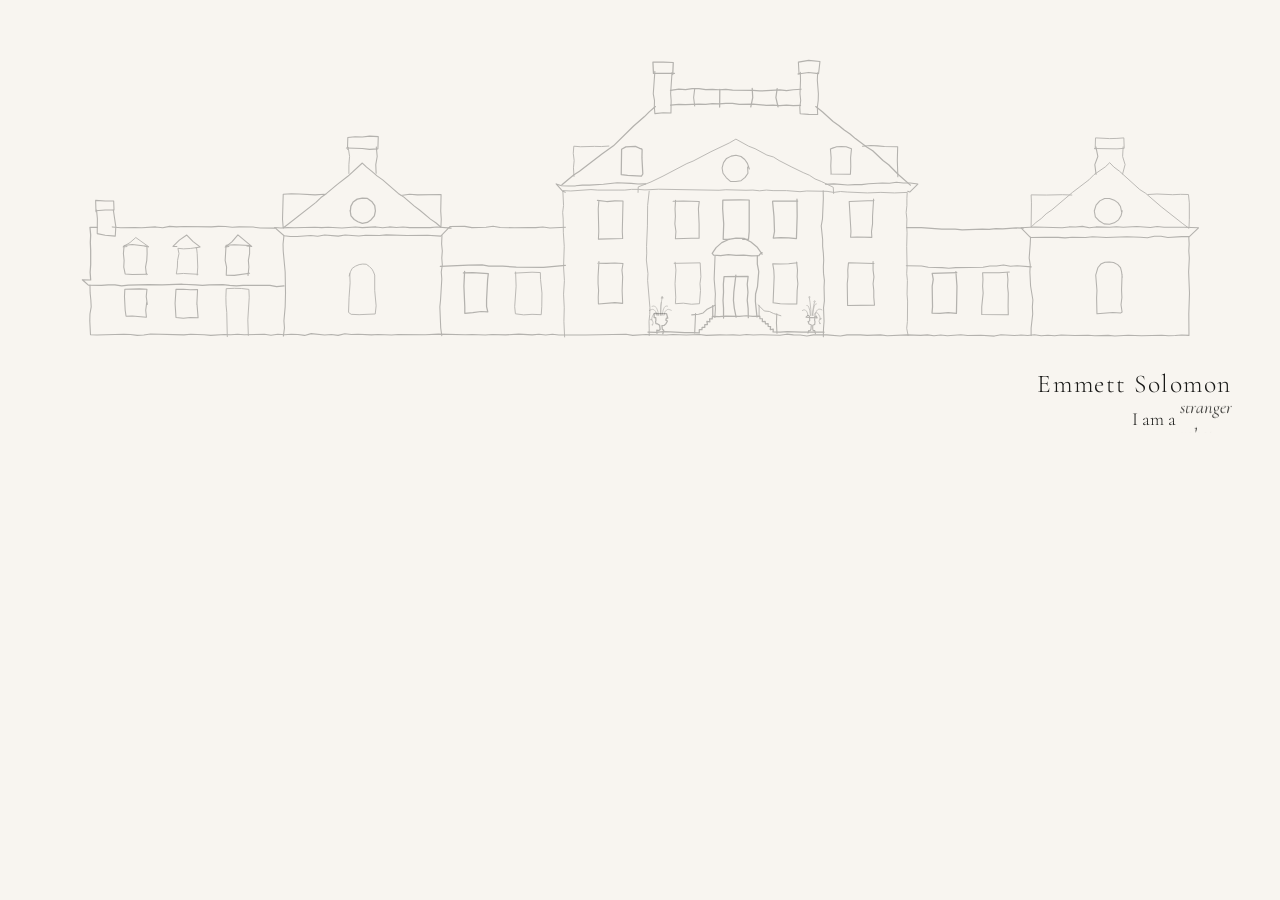
<file: rhinebeck.html>
<!DOCTYPE html>
<html lang="en">
<head>
    <meta name="robots" content="noindex">
    <meta charset="UTF-8">
    <meta name="viewport" content="width=device-width, initial-scale=1.0">
    <title>Emmett Solomon</title>
    <link rel="icon" href="/favicon.ico" sizes="32x32">
    <link rel="icon" href="/favicon.svg" type="image/svg+xml">
    <link rel="apple-touch-icon" href="/apple-touch-icon.png">
    <link rel="stylesheet" href="styles.css">
    <link rel="preconnect" href="https://fonts.googleapis.com">
    <link rel="preconnect" href="https://fonts.gstatic.com" crossorigin>
</head>
<body class="home">

    <!-- --aspect is the drawing's width / height, from its viewBox. It sizes
         the whole column, so the name sits under the drawing's right edge. -->
    <main style="--aspect: 66.9 / 16.3">

    <div class="stage">
    <!-- Rhinebeck, simplest level. Generated; do not hand-edit. -->
    <div class="linework-bed">
<svg class="linework" viewBox="-1.9 -0.5 66.9 16.3" fill="none" xmlns="http://www.w3.org/2000/svg" aria-hidden="true" stroke-linecap="round" stroke-linejoin="round">
<path class="ln ln-outlines" style="--l:91.2;--d:6.67s;--t:0.00s;--w:0.06" d="M0.47 12.56L0.48 13L0.52 13.4L0.54 13.79L0.47 14.19L0.46 14.58L0.5 15.36L0.87 15.38L2.38 15.34L2.76 15.35L3.14 15.4L3.51 15.38L3.89 15.32L5.78 15.37L6.16 15.34L6.92 15.36L7.3 15.4L8.06 15.35L8.43 15.36L8.81 15.34L9.19 15.36L10.33 15.34L10.7 15.39L11.08 15.34L11.46 15.36L11.84 15.34L12.22 15.35L12.6 15.4L12.97 15.3L13.73 15.38L14.11 15.35L14.49 15.4L14.87 15.31L15.24 15.35L15.62 15.34L16.38 15.37L16.76 15.35L17.52 15.38L17.89 15.35L19.41 15.36L20.16 15.33L21.68 15.36L22.06 15.35L22.81 15.38L23.19 15.35L23.95 15.37L24.7 15.33L25.46 15.37L25.84 15.34L26.22 15.38L26.6 15.34L26.97 15.38L28.49 15.38L30.76 15.34L31.14 15.4L31.89 15.35L33.03 15.38L33.41 15.35L34.16 15.38L34.92 15.35L35.3 15.4L36.06 15.37L36.43 15.38L36.81 15.37L37.19 15.39L37.57 15.35L37.95 15.38L38.33 15.36L39.46 15.39L39.84 15.33L40.22 15.37L40.6 15.38L40.98 15.43L41.35 15.37L42.11 15.37L42.87 15.43L43.25 15.37L44 15.37L44.38 15.4L45.14 15.37L45.52 15.42L46.65 15.37L47.41 15.4L47.79 15.37L48.16 15.42L48.54 15.38L48.92 15.42L49.68 15.36L50.06 15.41L50.81 15.39L51.57 15.44L51.95 15.36L52.71 15.41L53.08 15.38L53.46 15.41L53.84 15.36L54.22 15.42L54.6 15.39L54.98 15.42L55.35 15.38L56.11 15.41L56.87 15.39L57.25 15.42L58 15.4L58.38 15.43L59.14 15.39L59.89 15.42L61.03 15.39L61.41 15.42L61.79 15.41L62.16 15.38L62.57 15.4L62.56 14.19L62.6 13L62.55 11.82L62.59 11.03L62.56 10.63L62.58 10.24L62.56 9.85L63.11 9.32L62.31 9.29L61.16 9.29L60.77 9.25L60.39 9.3L59.62 9.25L58.86 9.29L58.47 9.26L58.09 9.29L57.32 9.27L56.94 9.32L56.55 9.24L56.17 9.28L55.79 9.27L55.4 9.32L53.87 9.28L53.08 9.32L53.62 9.87L54.41 9.85L55.18 9.86L55.57 9.89L55.96 9.85L56.73 9.87L57.12 9.83L57.89 9.87L59.06 9.83L59.83 9.85L60.22 9.88L60.61 9.8L60.99 9.8L61.38 9.87L62.16 9.82L62.64 9.82"/>
<path class="ln ln-outlines" style="--l:5.7;--d:0.41s;--t:3.00s;--w:0.06" d="M3.71 13.65L3.65 13.21L3.69 12.79L3.26 12.77L2.44 12.79L2.42 13.21L2.46 13.98L2.51 14.32L2.86 14.3L3.66 14.37L3.62 13.98L3.68 13.51"/>
<path class="ln ln-outlines" style="--l:5.8;--d:0.43s;--t:3.19s;--w:0.06" d="M3.66 11.97L3.61 11.54L3.68 11.16L3.7 10.78L3.69 10.36L2.86 10.26L2.4 10.32L2.36 10.78L2.4 11.16L2.38 11.54L2.46 11.93L2.86 11.96L3.74 11.94"/>
<path class="ln ln-outlines" style="--l:2.3;--d:0.17s;--t:3.38s;--w:0.05" d="M2.56 10.38L2.33 10.4L2.74 10.15L3.06 9.87L3.8 10.4L3.57 10.36"/>
<path class="ln ln-outlines" style="--l:15.4;--d:1.13s;--t:3.46s;--w:0.07" d="M0.88 9.3L0.47 9.29L0.51 9.73L0.49 10.15L0.51 10.57L0.51 11.41L0.48 11.83L0.51 12.27L0.04 12.26L0.38 12.56L1.12 12.58L1.5 12.54L1.88 12.54L2.26 12.6L2.64 12.56L3.79 12.53L4.55 12.54L5.69 12.51L6.45 12.54L6.83 12.58L7.21 12.54L7.98 12.53L8.36 12.58L8.74 12.6L9.12 12.57L10.64 12.57L11.02 12.64L11.46 12.6"/>
<path class="ln ln-outlines" style="--l:9.2;--d:0.68s;--t:3.96s;--w:0.06" d="M1.73 9.27L2.21 9.32L3 9.3L3.39 9.32L4.18 9.27L4.58 9.32L4.97 9.24L5.36 9.27L5.76 9.25L7.33 9.27L7.72 9.24L8.12 9.25L8.51 9.29L8.9 9.27L9.69 9.28L10.09 9.33L10.94 9.34"/>
<path class="ln ln-outlines" style="--l:5.8;--d:0.42s;--t:4.27s;--w:0.06" d="M6.51 13.66L6.55 12.81L6.14 12.82L5.75 12.79L5.33 12.8L5.28 13.59L5.33 14.39L5.75 14.43L6.14 14.39L6.58 14.4L6.51 13.54"/>
<path class="ln ln-outlines" style="--l:3.2;--d:0.24s;--t:4.46s;--w:0.06" d="M0.81 8.41L0.79 7.77L1.33 7.81L1.81 7.81L1.83 8.31L1.33 8.31L0.75 8.36"/>
<path class="ln ln-outlines" style="--l:3.9;--d:0.28s;--t:4.56s;--w:0.06" d="M0.84 8.31L0.89 8.8L0.88 9.65L1.33 9.74L1.9 9.79L1.93 9.25L1.79 8.31"/>
<path class="ln ln-outlines" style="--l:2.5;--d:0.18s;--t:4.69s;--w:0.06" d="M5.38 10.38L5.16 10.37L5.52 10.02L5.94 9.73L6.3 10.1L6.69 10.4L6.46 10.45"/>
<path class="ln ln-outlines" style="--l:5.3;--d:0.39s;--t:4.77s;--w:0.05" d="M6.53 11.99L6.56 11.54L6.53 10.78L6.49 10.44L6.14 10.49L5.75 10.51L5.44 10.48L5.5 10.78L5.42 11.16L5.41 11.54L5.35 11.93L5.75 11.9L6.61 11.95"/>
<path class="ln ln-outlines" style="--l:6.6;--d:0.49s;--t:4.95s;--w:0.05" d="M8.23 15.47L8.2 14.1L8.16 13.67L8.15 13.25L8.17 12.76L8.63 12.74L9.03 12.75L9.45 12.8L9.47 13.25L9.39 14.52L9.42 15.44"/>
<path class="ln ln-outlines" style="--l:2.5;--d:0.19s;--t:5.17s;--w:0.06" d="M8.32 10.38L8.11 10.41L8.49 10.12L8.83 9.72L9.61 10.37L9.31 10.35"/>
<path class="ln ln-outlines" style="--l:6.1;--d:0.44s;--t:5.25s;--w:0.06" d="M9.4 12.02L9.45 11.54L9.42 11.16L9.49 10.78L9.49 10.32L8.63 10.28L8.16 10.31L8.11 11.16L8.19 11.54L8.17 12L8.63 12.01L9.49 11.89"/>
<path class="ln ln-outlines" style="--l:5.7;--d:0.42s;--t:5.45s;--w:0.06" d="M11.4 15.44L11.46 14.98L11.43 14.58L11.5 13.79L11.52 13L11.5 11.82L11.39 10.63L11.38 10.24L11.43 9.77"/>
<path class="ln ln-outlines" style="--l:8.1;--d:0.59s;--t:5.64s;--w:0.05" d="M15.12 12.04L15.19 11.8L15.29 11.61L15.47 11.49L15.68 11.4L15.88 11.37L16.08 11.38L16.25 11.5L16.41 11.66L16.49 11.81L16.56 11.99L16.56 12.86L16.64 13.73L16.59 14.19L15.68 14.23L15.23 14.21L15.08 14.1L15.11 13.26L15.17 12.43L15.15 11.91"/>
<path class="ln ln-outlines" style="--l:19.9;--d:1.46s;--t:5.90s;--w:0.06" d="M13.72 7.43L13.19 7.46L12.29 7.41L11.85 7.4L11.39 7.43L11.35 8.84L11.39 9.33L13.24 7.88L13.52 7.61L13.84 7.38L14.43 6.88L15.04 6.41L15.86 5.66L16.1 5.89L16.4 6.13L16.69 6.39L17.01 6.61L17.89 7.38L18.21 7.59L18.8 8.1L19.11 8.33L19.71 8.83L20.03 9.05L20.3 9.29L20.32 8.84L20.29 8.38L20.31 7.44L18.98 7.46L18.53 7.42L18.04 7.49"/>
<path class="ln ln-outlines" style="--l:4.6;--d:0.33s;--t:6.56s;--w:0.07" d="M15.18 8.42L15.21 8.11L15.34 7.86L15.57 7.7L15.86 7.65L16.15 7.66L16.39 7.83L16.56 8.07L16.6 8.37L16.54 8.65L16.36 8.86L16.14 9.02L15.86 9.07L15.61 8.98L15.4 8.85L15.22 8.65L15.17 8.34"/>
<path class="ln ln-outlines" style="--l:1.5;--d:0.11s;--t:6.71s;--w:0.05" d="M15.1 6.25L15.1 5.75L15.14 5.29L15.06 4.77"/>
<path class="ln ln-outlines" style="--l:4.9;--d:0.35s;--t:6.76s;--w:0.06" d="M14.96 4.81L15.86 4.84L16.27 4.89L16.74 4.86L16.76 4.17L16.27 4.14L15.86 4.19L15.45 4.18L15.04 4.22L15.02 4.88"/>
<path class="ln ln-outlines" style="--l:1.5;--d:0.11s;--t:6.92s;--w:0.06" d="M16.64 6.24L16.62 5.75L16.7 5.29L16.65 4.75"/>
<path class="ln ln-outlines" style="--l:5.7;--d:0.41s;--t:6.97s;--w:0.06" d="M20.35 15.42L20.29 14.98L20.24 13.79L20.28 13.4L20.35 12.21L20.32 11.82L20.38 11.42L20.35 11.03L20.38 10.63L20.34 10.24L20.36 9.76"/>
<path class="ln ln-outlines" style="--l:7.1;--d:0.52s;--t:7.15s;--w:0.07" d="M20.27 11.5L21.86 11.43L22.63 11.42L23.01 11.48L23.79 11.49L24.56 11.54L26.1 11.56L27.33 11.45"/>
<path class="ln ln-outlines" style="--l:26.9;--d:1.97s;--t:7.39s;--w:0.06" d="M20.88 9.34L20.08 9.28L19.69 9.31L18.54 9.31L18.16 9.28L17.78 9.3L17.39 9.27L17.01 9.32L16.63 9.27L15.86 9.31L15.47 9.27L14.71 9.33L13.94 9.29L13.56 9.31L13.17 9.29L12.02 9.32L11.64 9.31L11.26 9.33L10.9 9.3L11.44 9.77L11.79 9.81L12.18 9.81L12.95 9.76L13.34 9.8L13.73 9.73L14.5 9.79L14.89 9.73L15.66 9.78L16.05 9.74L16.83 9.76L17.21 9.72L18.38 9.76L19.54 9.74L20.29 9.79L20.81 9.25L21.65 9.24L22.05 9.31L22.85 9.29L23.25 9.23L23.65 9.3L24.45 9.32L25.26 9.3L25.66 9.31L26.06 9.27L26.46 9.33L27.37 9.29"/>
<path class="ln ln-outlines" style="--l:7.3;--d:0.53s;--t:8.27s;--w:0.07" d="M21.57 11.87L22.1 11.85L22.98 11.91L22.94 12.24L22.88 13.39L22.88 13.78L22.95 14.07L22.57 14.05L22.1 14.11L21.65 14.15L21.65 13.78L21.6 12.62L21.64 11.78"/>
<path class="ln ln-outlines" style="--l:7.7;--d:0.56s;--t:8.51s;--w:0.05" d="M24.48 11.88L25.45 11.83L25.92 11.85L25.93 12.24L26.01 13.01L26 13.78L25.97 14.23L25.45 14.21L24.98 14.24L24.51 14.18L24.47 13.78L24.55 12.62L24.52 11.82"/>
<path class="ln ln-outlines" style="--l:35.9;--d:2.62s;--t:8.76s;--w:0.05" d="M27.29 15.49L27.25 14.61L27.27 13.84L27.23 13.07L27.28 12.3L27.23 11.53L27.27 10.37L27.22 9.6L27.21 8.83L27.18 8.45L27.23 8.06L27.19 7.22L27.64 7.24L28.78 7.16L29.16 7.19L30.31 7.19L30.69 7.19L31.07 7.15L31.45 7.15L31.83 7.18L32.59 7.14L36.02 7.2L36.4 7.17L37.54 7.2L37.93 7.19L38.31 7.23L38.69 7.19L39.07 7.22L39.83 7.22L40.59 7.28L40.97 7.24L42.12 7.26L42.5 7.32L42.88 7.27L43.26 7.3L44.4 7.35L45.16 7.32L45.93 7.35L46.65 7.32L46.63 7.67L46.63 8.06L46.59 8.45L46.63 8.83L46.62 9.22L46.64 9.6L46.62 10.37L46.64 11.53L46.62 11.91L46.66 12.3L46.64 13.07L46.67 13.46L46.66 14.61L46.62 15L46.7 15.41"/>
<path class="ln ln-outlines" style="--l:6.9;--d:0.50s;--t:9.94s;--w:0.07" d="M27.14 6.89L27.8 6.34L28.13 6.12L29.4 5.15L30.05 4.69L31.19 3.57L31.79 3.05L32.07 2.77L32.42 2.47"/>
<path class="ln ln-outlines" style="--l:5.8;--d:0.42s;--t:10.17s;--w:0.06" d="M27.33 7.31L27.19 7.26L26.81 6.84L27.12 6.94L27.51 6.96L27.91 6.95L28.3 6.91L28.69 6.91L29.48 6.86L30.26 6.78L31.05 6.81L31.44 6.85L31.88 6.84"/>
<path class="ln ln-outlines" style="--l:3.7;--d:0.27s;--t:10.36s;--w:0.05" d="M27.82 6.42L27.79 5.93L27.83 5.52L27.78 5.11L27.81 4.71L28.19 4.74L28.98 4.72L29.37 4.73L29.81 4.7"/>
<path class="ln ln-outlines" style="--l:7.5;--d:0.55s;--t:10.48s;--w:0.06" d="M29.17 11.32L29.67 11.33L30.13 11.31L30.59 11.34L30.53 11.71L30.57 12.09L30.54 12.86L30.57 13.59L30.13 13.55L29.2 13.63L29.19 13.24L29.21 12.86L29.18 12.48L29.18 12.09L29.23 11.22"/>
<path class="ln ln-outlines" style="--l:7.1;--d:0.52s;--t:10.73s;--w:0.06" d="M29.14 7.77L29.67 7.84L30.13 7.8L30.59 7.81L30.55 9.53L30.57 9.93L29.2 9.96L29.22 9.53L29.19 8.24L29.23 7.75"/>
<path class="ln ln-outlines" style="--l:11.9;--d:0.87s;--t:10.96s;--w:0.07" d="M32 15.21L32.45 15.23L32.86 15.19L33.26 15.2L34.08 15.25L34.48 15.24L34.9 15.26L34.9 15.08L35.05 15.08L35.06 14.94L35.21 14.95L35.21 14.79L35.36 14.79L35.33 14.61L35.5 14.63L35.48 14.47L35.63 14.47L35.64 14.32L36.02 14.34L36.4 14.31L37.16 14.32L37.55 14.29L37.93 14.32L38.32 14.31L38.33 14.46L38.47 14.46L38.46 14.62L38.62 14.61L38.64 14.75L38.79 14.74L38.79 14.89L38.93 14.9L38.91 15.07L39.08 15.05L39.07 15.2L39.47 15.22L39.87 15.19L40.69 15.22L41.99 15.22"/>
<path class="ln ln-outlines" style="--l:8.2;--d:0.60s;--t:11.36s;--w:0.05" d="M32.07 15.41L32.07 14.99L32.06 14.6L32.1 14.22L32.11 13.83L31.98 12.29L32 11.91L31.91 11.14L31.93 10.75L31.92 10.37L31.97 9.21L31.98 8.06L32.07 7.25"/>
<path class="ln ln-outlines" style="--l:13.0;--d:0.95s;--t:11.63s;--w:0.05" d="M31.44 7.32L31.45 7.01L32.17 6.73L32.85 6.4L34.2 5.69L34.55 5.55L35.56 5.02L36.59 4.53L36.97 4.31L37.69 4.71L38.05 4.85L38.72 5.21L39.09 5.32L39.41 5.52L40.09 5.87L40.77 6.2L41.12 6.35L41.44 6.56L41.79 6.7L42.47 7.03L42.49 7.38"/>
<path class="ln ln-outlines" style="--l:3.8;--d:0.27s;--t:12.05s;--w:0.07" d="M32.51 15.28L32.5 15.1L32.6 15.13L32.69 15.07L32.66 14.83L32.55 14.75L32.45 14.74L32.43 14.61L32.45 14.55L32.44 14.39L32.35 14.39L32.35 14.17L33.05 14.17L33.12 14.43L33.04 14.43L33.01 14.54L33.1 14.59L33.01 14.75L32.91 14.84L32.79 14.85L32.81 15.05L32.89 15.11L32.84 15.32"/>
<path class="ln ln-outlines" style="--l:5.5;--d:0.40s;--t:12.18s;--w:0.07" d="M31.52 4.83L31.65 4.86L31.67 4.91L31.66 5.37L31.71 6.28L31.63 6.4L30.85 6.36L30.49 6.31L30.51 4.88L30.75 4.75L31.29 4.72L31.65 4.88"/>
<path class="ln ln-outlines" style="--l:7.5;--d:0.55s;--t:12.36s;--w:0.05" d="M33.48 11.33L34.95 11.3L34.99 12.09L34.94 12.48L34.97 12.86L34.91 13.61L34.46 13.64L34 13.58L33.55 13.61L33.57 13.24L33.53 12.48L33.58 11.71L33.53 11.23"/>
<path class="ln ln-outlines" style="--l:7.1;--d:0.52s;--t:12.60s;--w:0.06" d="M33.42 7.82L34 7.81L34.9 7.83L34.85 8.24L34.89 9.1L34.89 9.91L34.46 9.91L33.55 9.94L33.58 9.53L33.52 9.1L33.55 8.67L33.53 8.24L33.56 7.77"/>
<path class="ln ln-outlines" style="--l:1.5;--d:0.11s;--t:12.84s;--w:0.06" d="M34.47 14.24L34.86 14.21L35.12 14.13L35.32 13.94L35.79 13.7"/>
<path class="ln ln-outlines" style="--l:1.1;--d:0.10s;--t:12.89s;--w:0.06" d="M34.64 15.26L34.69 14.14"/>
<path class="ln ln-outlines" style="--l:5.6;--d:0.41s;--t:12.92s;--w:0.06" d="M32.39 0.48L32.3 1.75L32.37 2.13L32.36 2.51L32.39 2.87L32.86 2.82L33.3 2.83L33.31 2.13L33.28 1.75L33.36 0.53"/>
<path class="ln ln-outlines" style="--l:0.6;--d:0.10s;--t:13.11s;--w:0.07" d="M35.66 14.32L35.66 13.72"/>
<path class="ln ln-outlines" style="--l:7.4;--d:0.54s;--t:13.13s;--w:0.07" d="M33.28 2.39L33.74 2.35L34.12 2.36L34.88 2.33L35.26 2.34L35.64 2.31L36.02 2.32L36.4 2.29L36.78 2.29L37.16 2.35L37.93 2.33L38.69 2.4L39.07 2.39L39.45 2.42L39.83 2.39L40.21 2.42L40.62 2.4"/>
<path class="ln ln-outlines" style="--l:3.5;--d:0.25s;--t:13.37s;--w:0.06" d="M35.78 14.39L35.81 13.9L35.79 13.48L35.81 13.06L35.74 12.22L35.79 10.91"/>
<path class="ln ln-outlines" style="--l:7.4;--d:0.54s;--t:13.48s;--w:0.07" d="M33.27 1.55L33.74 1.49L34.12 1.51L34.5 1.46L34.88 1.46L35.26 1.51L35.64 1.5L36.02 1.52L36.4 1.5L36.78 1.54L37.93 1.56L38.31 1.59L39.45 1.53L39.83 1.57L40.21 1.52L40.67 1.49"/>
<path class="ln ln-outlines" style="--l:6.1;--d:0.44s;--t:13.73s;--w:0.07" d="M36.27 14.42L36.27 13.87L36.24 13.42L36.27 12.96L36.26 12.51L36.3 12.08L37.66 12.07L37.61 12.51L37.65 12.96L37.61 13.42L37.66 13.87L37.67 14.4"/>
<path class="ln ln-outlines" style="--l:3.7;--d:0.27s;--t:13.93s;--w:0.07" d="M33.4 0.66L33.43 -0.02L32.86 -0.04L32.28 -0.04L32.31 0.6L33.5 0.59"/>
<path class="ln ln-outlines" style="--l:1.0;--d:0.10s;--t:14.05s;--w:0.06" d="M34.64 2.44L34.58 1.96L34.64 1.47"/>
<path class="ln ln-outlines" style="--l:2.4;--d:0.18s;--t:14.08s;--w:0.07" d="M36.98 14.37L36.88 13.87L36.83 13.42L36.85 12.96L36.97 11.97"/>
<path class="ln ln-outlines" style="--l:6.6;--d:0.48s;--t:14.16s;--w:0.07" d="M36.6 9.97L36.25 9.97L36.28 9.1L36.22 8.24L36.23 7.76L37.21 7.74L37.72 7.75L37.72 9.53L37.68 9.97L37.31 9.98"/>
<path class="ln ln-outlines" style="--l:3.5;--d:0.26s;--t:14.38s;--w:0.07" d="M38.16 14.36L38.07 13.48L38.08 13.06L38.19 12.64L38.26 11.79L38.18 11.37L38.18 10.84"/>
<path class="ln ln-outlines" style="--l:1.5;--d:0.11s;--t:14.49s;--w:0.05" d="M38.22 13.67L38.57 14.02L38.86 14.05L39.09 14.16L39.51 14.29"/>
<path class="ln ln-outlines" style="--l:1.0;--d:0.10s;--t:14.54s;--w:0.07" d="M36.05 2.5L36.06 1.47"/>
<path class="ln ln-outlines" style="--l:0.6;--d:0.10s;--t:14.58s;--w:0.05" d="M38.28 14.32L38.28 13.72"/>
<path class="ln ln-outlines" style="--l:6.5;--d:0.47s;--t:14.60s;--w:0.07" d="M38.45 10.81L38.16 10.4L37.82 10.12L37.42 9.92L36.98 9.9L36.56 9.98L36.17 10.16L35.85 10.44L35.63 10.77L35.71 10.86L36.11 10.89L36.54 10.84L36.98 10.88L37.41 10.86L37.85 10.91L38.27 10.89L38.31 10.83L38.45 10.72"/>
<path class="ln ln-outlines" style="--l:4.8;--d:0.35s;--t:14.81s;--w:0.06" d="M37.63 5.89L37.65 6.24L37.49 6.47L37.26 6.66L36.97 6.7L36.66 6.7L36.42 6.48L36.24 6.24L36.19 5.94L36.27 5.64L36.44 5.4L36.7 5.27L36.97 5.22L37.26 5.29L37.47 5.46L37.62 5.68L37.73 6"/>
<path class="ln ln-outlines" style="--l:1.1;--d:0.10s;--t:14.97s;--w:0.06" d="M39.29 15.28L39.26 14.7L39.28 14.16"/>
<path class="ln ln-outlines" style="--l:1.1;--d:0.10s;--t:15.00s;--w:0.07" d="M37.81 2.49L37.92 1.96L37.89 1.44"/>
<path class="ln ln-outlines" style="--l:7.3;--d:0.54s;--t:15.04s;--w:0.06" d="M40.4 11.26L40.45 11.71L40.43 12.09L40.47 12.48L40.43 12.86L40.41 13.62L39.95 13.63L39.48 13.61L39.07 13.56L39.13 12.09L39.11 11.71L39.05 11.36L39.48 11.37L39.95 11.35L40.47 11.29"/>
<path class="ln ln-outlines" style="--l:3.5;--d:0.26s;--t:15.28s;--w:0.06" d="M41.04 15.27L41.08 15.13L41.15 15.15L41.21 15.06L41.23 14.81L41.09 14.75L41.08 14.68L41.04 14.63L41.14 14.58L41.13 14.32L41.04 14.27L40.93 14.37L41.56 14.41L41.5 14.3L41.42 14.35L41.42 14.57L41.44 14.62L41.42 14.79L41.31 14.83L41.31 15.05L41.34 15.14L41.42 15.12L41.46 15.3"/>
<path class="ln ln-outlines" style="--l:7.1;--d:0.52s;--t:15.40s;--w:0.07" d="M40.42 7.7L40.43 8.67L40.39 9.93L39.95 9.89L39.48 9.88L39.08 9.9L39.15 9.53L39.12 8.67L39.04 7.82L40.46 7.81"/>
<path class="ln ln-outlines" style="--l:1.1;--d:0.10s;--t:15.63s;--w:0.07" d="M39.35 2.49L39.23 1.96L39.3 1.45"/>
<path class="ln ln-outlines" style="--l:8.3;--d:0.61s;--t:15.66s;--w:0.06" d="M41.91 15.48L41.92 14.99L41.95 14.6L41.92 13.83L41.97 13.45L41.95 12.68L41.97 12.29L41.92 11.91L41.91 11.52L41.93 11.14L41.91 10.75L41.87 10.37L41.87 9.98L41.79 9.21L41.86 8.83L41.91 7.67L41.9 7.23"/>
<path class="ln ln-outlines" style="--l:6.0;--d:0.44s;--t:15.93s;--w:0.06" d="M42.03 6.86L42.5 6.84L43.29 6.9L43.68 6.88L44.08 6.88L44.47 6.83L45.25 6.79L45.65 6.8L46.04 6.75L46.43 6.79L46.82 6.79L47.25 6.85L46.79 7.3L46.63 7.24"/>
<path class="ln ln-outlines" style="--l:3.8;--d:0.28s;--t:16.13s;--w:0.06" d="M40.47 0.63L41.08 0.54L41.64 0.61L41.72 -0.08L41.08 -0.14L40.5 -0.04L40.54 0.69"/>
<path class="ln ln-outlines" style="--l:5.7;--d:0.42s;--t:16.26s;--w:0.06" d="M40.61 0.54L40.62 0.98L40.59 1.75L40.63 2.13L40.58 2.51L40.6 2.88L41.08 2.91L41.59 2.92L41.57 2.51L41.62 2.13L41.63 1.75L41.57 0.98L41.59 0.52"/>
<path class="ln ln-outlines" style="--l:7.0;--d:0.51s;--t:16.45s;--w:0.07" d="M41.48 2.47L41.87 2.78L42.46 3.31L42.78 3.54L43.09 3.8L43.42 4.02L43.72 4.28L44.36 4.76L44.7 4.97L45.28 5.52L45.6 5.76L46.16 6.32L46.83 6.91"/>
<path class="ln ln-outlines" style="--l:5.4;--d:0.39s;--t:16.68s;--w:0.06" d="M42.35 4.86L42.66 4.74L42.93 4.73L43.2 4.74L43.5 4.86L43.45 5.36L43.46 5.85L43.44 6.3L42.33 6.28L42.35 6.28L42.33 5.82L42.35 5.37L42.31 4.87L42.47 4.8"/>
<path class="ln ln-outlines" style="--l:7.9;--d:0.57s;--t:16.85s;--w:0.06" d="M44.72 11.23L44.72 11.71L44.77 12.09L44.72 12.48L44.76 12.86L44.76 13.24L44.8 13.69L43.28 13.71L43.26 12.48L43.3 12.09L43.29 11.71L43.33 11.3L44.77 11.34"/>
<path class="ln ln-outlines" style="--l:3.7;--d:0.27s;--t:17.11s;--w:0.06" d="M44.12 4.71L44.58 4.67L44.97 4.69L45.36 4.73L46.11 4.74L46.09 5.52L46.12 6.44"/>
<path class="ln ln-outlines" style="--l:6.8;--d:0.50s;--t:17.23s;--w:0.06" d="M44.75 7.69L44.69 8.67L44.69 9.1L44.63 9.53L44.65 9.86L43.81 9.84L43.45 9.85L43.47 9.53L43.37 7.83L44.79 7.78"/>
<path class="ln ln-outlines" style="--l:7.1;--d:0.52s;--t:17.46s;--w:0.06" d="M46.6 11.47L47.46 11.48L47.84 11.55L48.62 11.57L49 11.61L49.39 11.57L50.93 11.55L51.32 11.48L51.7 11.48L52.09 11.42L52.48 11.49L52.86 11.47L53.66 11.53"/>
<path class="ln ln-outlines" style="--l:6.6;--d:0.49s;--t:17.69s;--w:0.07" d="M46.61 9.31L47.45 9.31L48.6 9.4L49.36 9.39L49.75 9.44L50.89 9.4L51.28 9.41L51.66 9.37L52.04 9.38L52.81 9.33L53.24 9.34"/>
<path class="ln ln-outlines" style="--l:7.4;--d:0.54s;--t:17.91s;--w:0.07" d="M49.4 11.8L49.46 12.62L49.43 14.16L48.96 14.12L48.5 14.15L48.05 14.14L48.08 13.78L48.06 12.62L48.12 12.24L48.06 11.89L49.45 11.86"/>
<path class="ln ln-outlines" style="--l:7.8;--d:0.57s;--t:18.15s;--w:0.06" d="M52.3 11.83L52.34 12.24L52.32 12.62L52.36 13.01L52.35 13.78L52.36 14.23L50.86 14.22L50.86 13.78L50.94 13.01L50.91 12.62L50.93 12.24L50.91 11.86L51.85 11.86L52.42 11.82"/>
<path class="ln ln-outlines" style="--l:5.6;--d:0.41s;--t:18.41s;--w:0.06" d="M53.65 15.41L53.65 14.98L53.74 14.19L53.72 13.79L53.75 13.4L53.62 12.61L53.58 11.82L53.6 11.42L53.54 11.03L53.6 10.24L53.62 9.81"/>
<path class="ln ln-outlines" style="--l:19.9;--d:1.46s;--t:18.60s;--w:0.05" d="M55.95 7.47L55.42 7.45L54.52 7.47L53.65 7.46L53.67 7.91L53.65 9.28L53.91 9.03L54.22 8.8L54.5 8.53L54.82 8.31L56 7.31L56.93 6.6L57.2 6.32L57.84 5.88L58.09 5.64L58.33 5.89L58.64 6.12L59.79 7.16L60.12 7.37L61 8.13L62.22 9.09L62.57 9.35L62.59 8.84L62.59 7.91L62.54 7.44L62.1 7.43L61.65 7.45L60.76 7.41L60.25 7.44"/>
<path class="ln ln-outlines" style="--l:1.6;--d:0.12s;--t:19.25s;--w:0.06" d="M57.32 6.3L57.25 5.75L57.42 5.29L57.31 4.74"/>
<path class="ln ln-outlines" style="--l:4.5;--d:0.33s;--t:19.30s;--w:0.05" d="M57.23 4.84L58.5 4.86L58.91 4.83L58.89 4.24L58.5 4.27L58.09 4.28L57.29 4.24L57.27 4.9"/>
<path class="ln ln-outlines" style="--l:8.3;--d:0.61s;--t:19.45s;--w:0.06" d="M58.8 12.12L58.76 11.8L58.7 11.57L58.54 11.4L58.31 11.28L58.07 11.25L57.82 11.27L57.59 11.37L57.42 11.58L57.3 11.99L57.37 12.86L57.35 13.29L57.37 14.18L58.27 14.11L58.7 14.14L58.79 14.08L58.73 13.67L58.78 13.26L58.76 12.84L58.79 11.95"/>
<path class="ln ln-outlines" style="--l:4.8;--d:0.35s;--t:19.73s;--w:0.06" d="M58.77 8.45L58.7 8.12L58.56 7.91L58.35 7.76L58.08 7.66L57.8 7.67L57.53 7.8L57.32 8.04L57.22 8.37L57.28 8.7L57.51 8.94L57.77 9.1L58.08 9.12L58.35 9.04L58.59 8.87L58.73 8.64L58.81 8.31"/>
<path class="ln ln-outlines" style="--l:1.6;--d:0.11s;--t:19.89s;--w:0.05" d="M58.82 6.28L58.96 5.75L58.82 5.29L58.85 4.75"/>
</svg>
    </div>

    <!-- Urn plants. Generated; do not hand-edit. -->
    <div class="linework-bed plants-bed">
<svg class="linework plants" viewBox="-1.9 -0.5 66.9 16.3" fill="none" xmlns="http://www.w3.org/2000/svg" aria-hidden="true" stroke-linecap="round" stroke-linejoin="round">
<g class="plant" style="transform-origin:32.70px 14.27px;--r:5.2s;--w:0.061">
<rect class="hit" x="32.10" y="13.12" width="1.2" height="1.8"/><rect class="hit hit-touch" x="31.10" y="11.87" width="3.2" height="3.8"/>
<path style="--l:.63;--d:.94s;--t:20.66s" d="M32.5 14.27l-.02-.09-.02-.07-.03-.06-.04-.05-.04-.04-.04-.02-.05-.01-.05 .01-.06 .02-.06 .03"/>
<path style="--l:.73;--d:1.05s;--t:20.75s" d="M32.6 14.27l-.04-.22-.03-.09-.03-.07-.03-.06-.04-.04-.05-.03-.05-.02-.05 .01-.05 .01"/>
<path style="--l:.74;--d:1.07s;--t:20.72s" d="M32.7 14.27l.02-.53 .02-.12 .02-.09"/>
<path style="--l:.68;--d:1.09s;--t:20.37s" d="M32.8 14.27l.04-.21 .02-.09 .03-.07 .02-.06 .04-.04 .03-.04 .04-.01 .04-.01 .05 .01"/>
<path style="--l:.63;--d:.97s;--t:20.82s" d="M32.9 14.27l.03-.09 .02-.08 .03-.06 .04-.04 .04-.04 .04-.02 .05-.01 .05 .01 .06 .02 .07 .03"/>
<path style="--l:1.35;--d:2.36s;--t:20.80s" d="M32.56 14.27l-.01-.06-.02-.04-.03-.03-.02-.02-.03-.01-.03 .01-.04 .01-.03 .03-.03 .04-.06 .1-.03 .08-.01 .08 .01 .06-.05-.04-.02 0-.02 .02 .01 .02 .02 .01 .06-.01 .05 .12 .01 .05-.01 .05-.02 .03-.02 .01-.02 .03 .02 .02 .01 0 .02-.03-.01-.03"/>
<path style="--l:1.50;--d:2.54s;--t:20.59s" d="M32.74 14.27l-.01-.2 .01-.3 .01-.2 .05-.3-.04 0-.02 .01 0 .02 .02 0 .04-.03-.01-.06 0-.01 .01-.02 .01 .02 .01 .01-.02 .06 .04 .03 .02 0 .01-.01-.01-.02-.01 0-.05 0"/>
</g>
<g class="plant" style="transform-origin:41.24px 14.27px;--r:7.9s;--w:0.067">
<rect class="hit" x="40.64" y="13.12" width="1.2" height="1.8"/><rect class="hit hit-touch" x="39.64" y="11.87" width="3.2" height="3.8"/>
<path style="--l:.52;--d:.89s;--t:20.36s" d="M41.04 14.27l-.03-.14-.03-.06-.02-.04-.04-.03-.03-.03-.04-.01-.04 0-.04 .01-.05 .03"/>
<path style="--l:.63;--d:.91s;--t:20.49s" d="M41.18 14.27l-.03-.21-.01-.08-.04-.14-.04-.09-.03-.02-.03-.02-.03 0"/>
<path style="--l:.72;--d:1.24s;--t:20.73s" d="M41.31 14.27l.02-.24 .02-.1 .04-.15 .04-.11 .03-.03 .03-.02 .03 0"/>
<path style="--l:.61;--d:1.06s;--t:20.75s" d="M41.44 14.27l.05-.17 .03-.06 .03-.05 .03-.03 .04-.03 .05-.01 .05 0 .05 .01 .06 .03"/>
<path style="--l:1.27;--d:2.21s;--t:20.66s" d="M41.38 14.27l.02-.06 .02-.04 .02-.03 .03-.02 .03-.01 .03 .01 .03 .01 .04 .03 .03 .04 .07 .12 .02 .05 0 .06-.01 .05 .06-.04 .02 0 .01 .02-.01 .02-.01 .01-.07-.01-.03 .08-.01 .06 .03 .07 .03 .01 .01 .03-.01 .02-.02 0-.01-.03 0-.03"/>
<path style="--l:1.22;--d:1.78s;--t:20.35s" d="M41.21 14.27l-.01-.34-.04-.39-.04-.25-.02-.03-.01-.02 0-.02 .03-.01 .04 .01 0 .02-.01 .02-.03 .03"/>
<path style="--l:.98;--d:1.68s;--t:20.46s" d="M41.29 14.27l.02-.17 .03-.24 .02-.14 .05-.19-.02-.03-.01-.02 0-.02 .01-.01 .04 0 .02 .01 0 .02-.01 .02-.03 .03"/>
</g>
</svg>
    </div>
    </div>

    <div class="caption">
        <header>
            <h1>Emmett Solomon</h1>
        </header>

        <section id="intro">
        <div class="flow">

            <span class="fragment">
                <!-- The ghost is the longest word on the wheel. It is
                     invisible, but it holds both the width and the
                     baseline, so nothing moves as the wheel turns.
                     The words are hoisted into a strip by script.js. -->
                I am a <span class="picker" id="picker-who">
                    <span class="picker-ghost">stranger</span>
                    <span class="word" data-value="stranger">stranger</span>
                    <span class="word" data-value="friend">friend</span>
                    <span class="word" data-value="robot">robot</span>
                </span>
            </span>

            <span class="fragment branch" id="branch-friend">
                &nbsp;and I am here for <span class="picker" id="picker-for">
                    <span class="picker-ghost">Ties</span>
                    <span class="word" data-value="ties">Ties</span>
                </span>
            </span>

        </div>
        </section>
    </div>

    </main>


    <script src="config.js"></script>
    <script src="script.js"></script>
    <script src="login.js"></script>
    <script src="plants.js"></script>

</body>
</html>
</file>
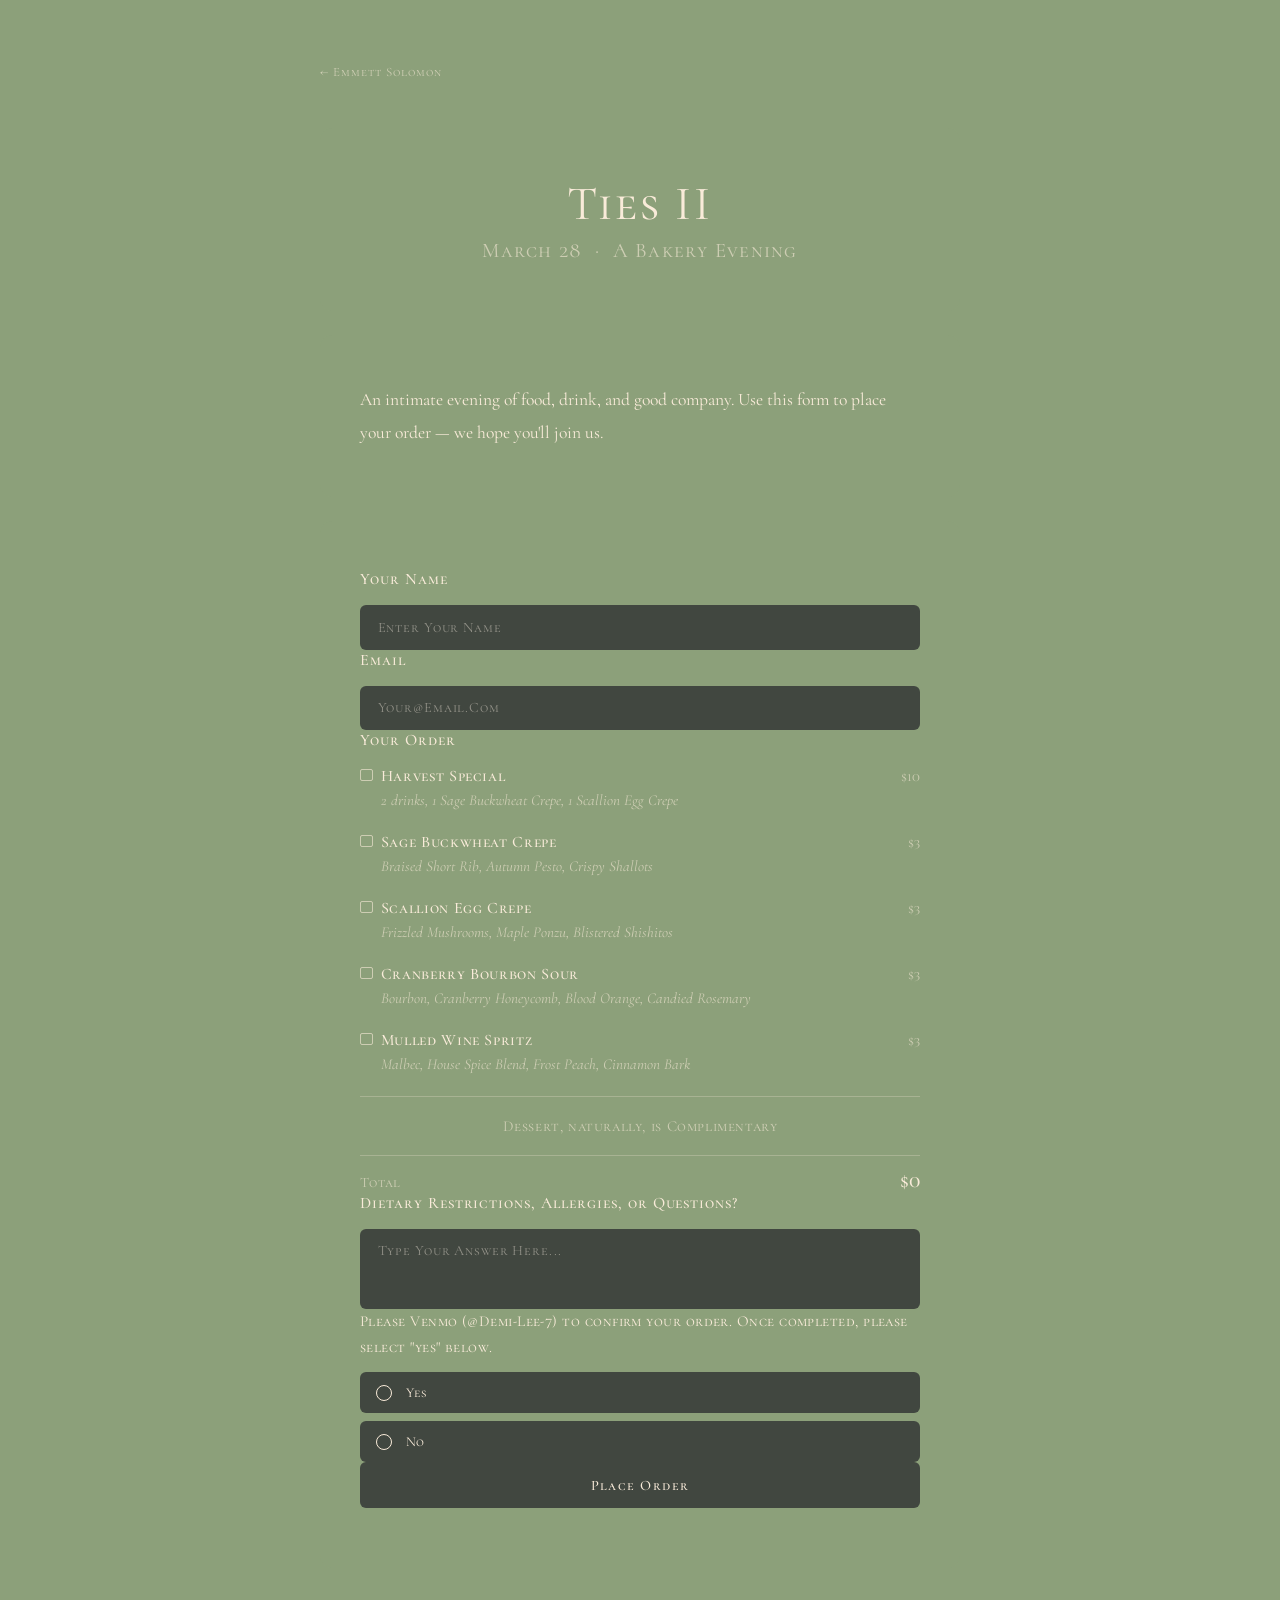
<file: ties-2-green.html>
<!DOCTYPE html>
<html lang="en">
<head>
    <meta charset="UTF-8">
    <meta name="viewport" content="width=device-width, initial-scale=1.0">
    <title>Ties 2 — March 28</title>
    <link rel="icon" href="/favicon.ico" sizes="32x32">
    <link rel="icon" href="/favicon.svg" type="image/svg+xml">
    <link rel="apple-touch-icon" href="/apple-touch-icon.png">
    <link rel="preconnect" href="https://fonts.googleapis.com">
    <link rel="preconnect" href="https://fonts.gstatic.com" crossorigin>
    <link href="https://fonts.googleapis.com/css2?family=Cormorant+Garamond:ital,wght@0,300;0,400;1,300;1,400&family=Cormorant+SC:wght@400;500&display=swap" rel="stylesheet">
    <style>

        * {
            margin: 0;
            padding: 0;
            box-sizing: border-box;
        }

        :root {
            --bg:         #8CA07A;
            --text:       #F9EBD9;
            --text-muted: rgba(249, 235, 217, 0.6);
            --card:       #8CA07A;
            --input-bg:   #414740;
            --input-text: #F9EBD9;
            --rule:       rgba(249, 235, 217, 0.25);
            --btn-bg:     #414740;
            --btn-text:   #F9EBD9;
        }

        body {
            font-family: 'Cormorant Garamond', Georgia, serif;
            font-weight: 400;
            background-color: var(--bg);
            color: var(--text);
            min-height: 100vh;
            padding: 4rem 1.5rem 6rem;
        }

        a {
            color: inherit;
            text-decoration: none;
        }

        .back-link {
            display: block;
            font-family: 'Cormorant SC', Georgia, serif;
            font-size: 0.8rem;
            letter-spacing: 0.08em;
            color: var(--text-muted);
            margin-bottom: 3rem;
            max-width: 640px;
            margin-left: auto;
            margin-right: auto;
            transition: color 0.3s ease;
        }

        .back-link:hover {
            color: var(--text);
        }

        /* ── Page card ── */

        .card {
            background: var(--card);
            border-radius: 12px;
            padding: 3rem 2.5rem;
            max-width: 640px;
            margin: 0 auto 1.5rem;
        }

        /* ── Header card ── */

        .header-card {
            text-align: center;
        }

        .event-title {
            font-family: 'Cormorant SC', Georgia, serif;
            font-size: 3rem;
            font-weight: 400;
            letter-spacing: 0.06em;
            color: var(--text);
            line-height: 1.2;
        }

        .event-subtitle {
            font-family: 'Cormorant SC', Georgia, serif;
            font-size: 1.3rem;
            font-weight: 400;
            letter-spacing: 0.06em;
            color: var(--text-muted);
            margin-top: 0.25rem;
        }

        /* ── Description card ── */

        .description-card p {
            font-size: 1.1rem;
            line-height: 1.9;
            color: var(--text);
        }

        /* ── Form card ── */

        .form-card {
            display: flex;
            flex-direction: column;
            gap: 2rem;
        }

        .section-heading {
            font-family: 'Cormorant SC', Georgia, serif;
            font-size: 1rem;
            font-weight: 500;
            letter-spacing: 0.06em;
            color: var(--text);
            margin-bottom: 1rem;
        }

        /* ── Inputs ── */

        input[type="text"],
        input[type="email"],
        textarea {
            display: block;
            width: 100%;
            background: var(--input-bg);
            border: none;
            border-radius: 6px;
            padding: 0.85rem 1.1rem;
            font-family: 'Cormorant SC', Georgia, serif;
            font-size: 0.9rem;
            font-weight: 400;
            letter-spacing: 0.06em;
            color: var(--input-text);
            outline: none;
            transition: background 0.2s ease;
        }

        input[type="text"]::placeholder,
        input[type="email"]::placeholder,
        textarea::placeholder {
            color: rgba(224, 216, 204, 0.5);
            letter-spacing: 0.06em;
        }

        input[type="text"]:focus,
        input[type="email"]:focus,
        textarea:focus {
            background: #4a5848;
        }

        textarea {
            resize: none;
            min-height: 5rem;
        }

        /* ── Menu items ── */

        .menu-items {
            display: flex;
            flex-direction: column;
            gap: 1.25rem;
        }

        .menu-item {
            cursor: pointer;
        }

        .menu-item-header {
            display: flex;
            align-items: baseline;
            gap: 0.5rem;
            margin-bottom: 0.2rem;
        }

        .menu-item input[type="checkbox"] {
            appearance: none;
            -webkit-appearance: none;
            width: 0.8rem;
            height: 0.8rem;
            border: 1.5px solid var(--text-muted);
            border-radius: 2px;
            flex-shrink: 0;
            cursor: pointer;
            position: relative;
            top: 0.05em;
            transition: background 0.2s ease, border-color 0.2s ease;
        }

        .menu-item input[type="checkbox"]:checked {
            background: var(--text);
            border-color: var(--text);
        }

        .item-name {
            font-family: 'Cormorant SC', Georgia, serif;
            font-size: 1rem;
            font-weight: 500;
            letter-spacing: 0.04em;
            flex: 1;
        }

        .item-price {
            font-family: 'Cormorant SC', Georgia, serif;
            font-size: 0.9rem;
            color: var(--text-muted);
        }

        .item-desc {
            font-family: 'Cormorant Garamond', Georgia, serif;
            font-style: italic;
            font-size: 0.95rem;
            color: var(--text-muted);
            margin-left: 1.3rem;
            line-height: 1.5;
        }

        .rule {
            border: none;
            border-top: 1px solid var(--rule);
            margin: 0.5rem 0;
        }

        .dessert-note {
            font-family: 'Cormorant SC', Georgia, serif;
            font-size: 0.95rem;
            letter-spacing: 0.04em;
            color: var(--text-muted);
            text-align: center;
            padding: 0.5rem 0;
        }

        /* ── Total ── */

        .total-row {
            display: flex;
            justify-content: space-between;
            align-items: baseline;
            margin-top: 0.5rem;
        }

        .total-label {
            font-family: 'Cormorant SC', Georgia, serif;
            font-size: 0.9rem;
            letter-spacing: 0.06em;
            color: var(--text-muted);
        }

        .total-amount {
            font-family: 'Cormorant SC', Georgia, serif;
            font-size: 1.3rem;
            font-weight: 500;
            color: var(--text);
        }

        /* ── Venmo ── */

        .venmo-text {
            font-family: 'Cormorant SC', Georgia, serif;
            font-size: 0.95rem;
            letter-spacing: 0.03em;
            line-height: 1.7;
            color: var(--text);
            margin-bottom: 0.75rem;
        }

        .venmo-options {
            display: flex;
            flex-direction: column;
            gap: 0.5rem;
        }

        .radio-row {
            display: flex;
            align-items: center;
            gap: 0.85rem;
            background: var(--input-bg);
            border-radius: 6px;
            padding: 0.75rem 1rem;
            cursor: pointer;
        }

        .radio-row input[type="radio"] {
            appearance: none;
            -webkit-appearance: none;
            width: 1rem;
            height: 1rem;
            border: 1.5px solid var(--input-text);
            border-radius: 50%;
            flex-shrink: 0;
            cursor: pointer;
            transition: background 0.2s ease, border-color 0.2s ease;
            position: relative;
        }

        .radio-row input[type="radio"]:checked {
            background: var(--input-text);
        }

        .radio-label {
            font-family: 'Cormorant SC', Georgia, serif;
            font-size: 0.85rem;
            letter-spacing: 0.06em;
            color: var(--input-text);
        }

        /* ── Submit ── */

        .submit-btn {
            display: block;
            width: 100%;
            background: var(--btn-bg);
            border: none;
            border-radius: 6px;
            color: var(--btn-text);
            font-family: 'Cormorant SC', Georgia, serif;
            font-size: 0.9rem;
            font-weight: 500;
            letter-spacing: 0.1em;
            padding: 0.9rem 2rem;
            cursor: pointer;
            transition: opacity 0.2s ease;
        }

        .submit-btn:hover:not(:disabled) {
            opacity: 0.85;
        }

        .submit-btn:disabled {
            opacity: 0.4;
            cursor: default;
        }

        /* ── Status / Success ── */

        #form-status {
            margin-top: 0.75rem;
            font-family: 'Cormorant SC', Georgia, serif;
            font-size: 0.9rem;
            letter-spacing: 0.04em;
            color: var(--text-muted);
            text-align: center;
        }

        #form-status.error {
            color: #7a3030;
        }

        #success-msg {
            display: none;
            text-align: center;
        }

        #success-msg p {
            font-family: 'Cormorant SC', Georgia, serif;
            font-size: 1.4rem;
            font-weight: 500;
            letter-spacing: 0.06em;
            line-height: 1.8;
            color: var(--text);
        }

    </style>
</head>
<body>

    <a class="back-link" href="index.html">← Emmett Solomon</a>

    <div class="card header-card">
        <h1 class="event-title">Ties II</h1>
        <p class="event-subtitle">March 28 &nbsp;·&nbsp; A Bakery Evening</p>
    </div>

    <div class="card description-card">
        <p>
            An intimate evening of food, drink, and good company.
            Use this form to place your order — we hope you'll join us.
        </p>
    </div>

    <div id="form-container">
        <div class="card form-card">
            <form id="rsvp-form">

                <div>
                    <p class="section-heading">Your Name</p>
                    <input type="text" id="guest-name" required placeholder="Enter Your Name">
                </div>

                <div>
                    <p class="section-heading">Email</p>
                    <input type="email" id="guest-email" required placeholder="Your@Email.Com">
                </div>

                <div>
                    <p class="section-heading">Your Order</p>
                    <div class="menu-items">

                        <label class="menu-item">
                            <div class="menu-item-header">
                                <input type="checkbox" id="harvest_special" data-price="10">
                                <span class="item-name">Harvest Special</span>
                                <span class="item-price">$10</span>
                            </div>
                            <p class="item-desc">2 drinks, 1 Sage Buckwheat Crepe, 1 Scallion Egg Crepe</p>
                        </label>

                        <label class="menu-item">
                            <div class="menu-item-header">
                                <input type="checkbox" id="item_1" data-price="3">
                                <span class="item-name">Sage Buckwheat Crepe</span>
                                <span class="item-price">$3</span>
                            </div>
                            <p class="item-desc">Braised Short Rib, Autumn Pesto, Crispy Shallots</p>
                        </label>

                        <label class="menu-item">
                            <div class="menu-item-header">
                                <input type="checkbox" id="item_2" data-price="3">
                                <span class="item-name">Scallion Egg Crepe</span>
                                <span class="item-price">$3</span>
                            </div>
                            <p class="item-desc">Frizzled Mushrooms, Maple Ponzu, Blistered Shishitos</p>
                        </label>

                        <label class="menu-item">
                            <div class="menu-item-header">
                                <input type="checkbox" id="item_3" data-price="3">
                                <span class="item-name">Cranberry Bourbon Sour</span>
                                <span class="item-price">$3</span>
                            </div>
                            <p class="item-desc">Bourbon, Cranberry Honeycomb, Blood Orange, Candied Rosemary</p>
                        </label>

                        <label class="menu-item">
                            <div class="menu-item-header">
                                <input type="checkbox" id="item_4" data-price="3">
                                <span class="item-name">Mulled Wine Spritz</span>
                                <span class="item-price">$3</span>
                            </div>
                            <p class="item-desc">Malbec, House Spice Blend, Frost Peach, Cinnamon Bark</p>
                        </label>

                    </div>

                    <hr class="rule" style="margin: 1.25rem 0 0.75rem;">
                    <p class="dessert-note">Dessert, naturally, is Complimentary</p>
                    <hr class="rule" style="margin: 0.75rem 0 0.75rem;">

                    <div class="total-row">
                        <span class="total-label">Total</span>
                        <span class="total-amount" id="total-display">$0</span>
                    </div>
                </div>

                <div>
                    <p class="section-heading">Dietary Restrictions, Allergies, or Questions?</p>
                    <textarea id="dietary" placeholder="Type Your Answer Here..."></textarea>
                </div>

                <div>
                    <p class="venmo-text">
                        Please Venmo (@Demi-Lee-7) to confirm your order.
                        Once completed, please select "yes" below.
                    </p>
                    <div class="venmo-options">
                        <label class="radio-row">
                            <input type="radio" name="venmo" id="venmo-yes" value="yes">
                            <span class="radio-label">Yes</span>
                        </label>
                        <label class="radio-row">
                            <input type="radio" name="venmo" id="venmo-no" value="no">
                            <span class="radio-label">No</span>
                        </label>
                    </div>
                </div>

                <div>
                    <button type="submit" class="submit-btn" id="submit-btn">Place Order</button>
                    <p id="form-status"></p>
                </div>

            </form>
        </div>
    </div>

    <div id="success-msg" class="card">
        <p>Thank You!<br>We Are Excited To See You Soon!</p>
    </div>

    <script>

        const priceCheckboxes = document.querySelectorAll('[data-price]');
        const totalDisplay    = document.getElementById('total-display');

        function updateTotal() {
            let total = 0;
            priceCheckboxes.forEach(cb => {
                if (cb.checked) total += parseInt(cb.dataset.price, 10);
            });
            totalDisplay.textContent = `$${total}`;
            return total;
        }

        priceCheckboxes.forEach(cb => cb.addEventListener('change', updateTotal));

        document.getElementById('rsvp-form').addEventListener('submit', async function (e) {
            e.preventDefault();

            const btn    = document.getElementById('submit-btn');
            const status = document.getElementById('form-status');
            const total  = updateTotal();

            btn.disabled       = true;
            status.textContent = '';
            status.className   = '';

            const val       = id => document.getElementById(id).value.trim();
            const isChecked = id => document.getElementById(id).checked;

            const payload = {
                name:            val('guest-name'),
                email:           val('guest-email'),
                harvest_special: isChecked('harvest_special'),
                item_1:          isChecked('item_1') ? 'Sage Buckwheat Crepe'   : null,
                item_2:          isChecked('item_2') ? 'Scallion Egg Crepe'     : null,
                item_3:          isChecked('item_3') ? 'Cranberry Bourbon Sour' : null,
                item_4:          isChecked('item_4') ? 'Mulled Wine Spritz'     : null,
                dietary_notes:   val('dietary') || null,
                venmo_confirmed: isChecked('venmo-yes'),
                total_cost:      total,
            };

            try {
                const res = await fetch('/api/submit-order', {
                    method:  'POST',
                    headers: { 'Content-Type': 'application/json' },
                    body:    JSON.stringify(payload),
                });

                if (res.ok) {
                    document.getElementById('form-container').style.display = 'none';
                    document.getElementById('success-msg').style.display    = 'block';
                } else {
                    throw new Error('bad response');
                }
            } catch {
                status.textContent = 'Something went wrong. Please try again.';
                status.className   = 'error';
                btn.disabled       = false;
            }
        });

    </script>

</body>
</html>
</file>
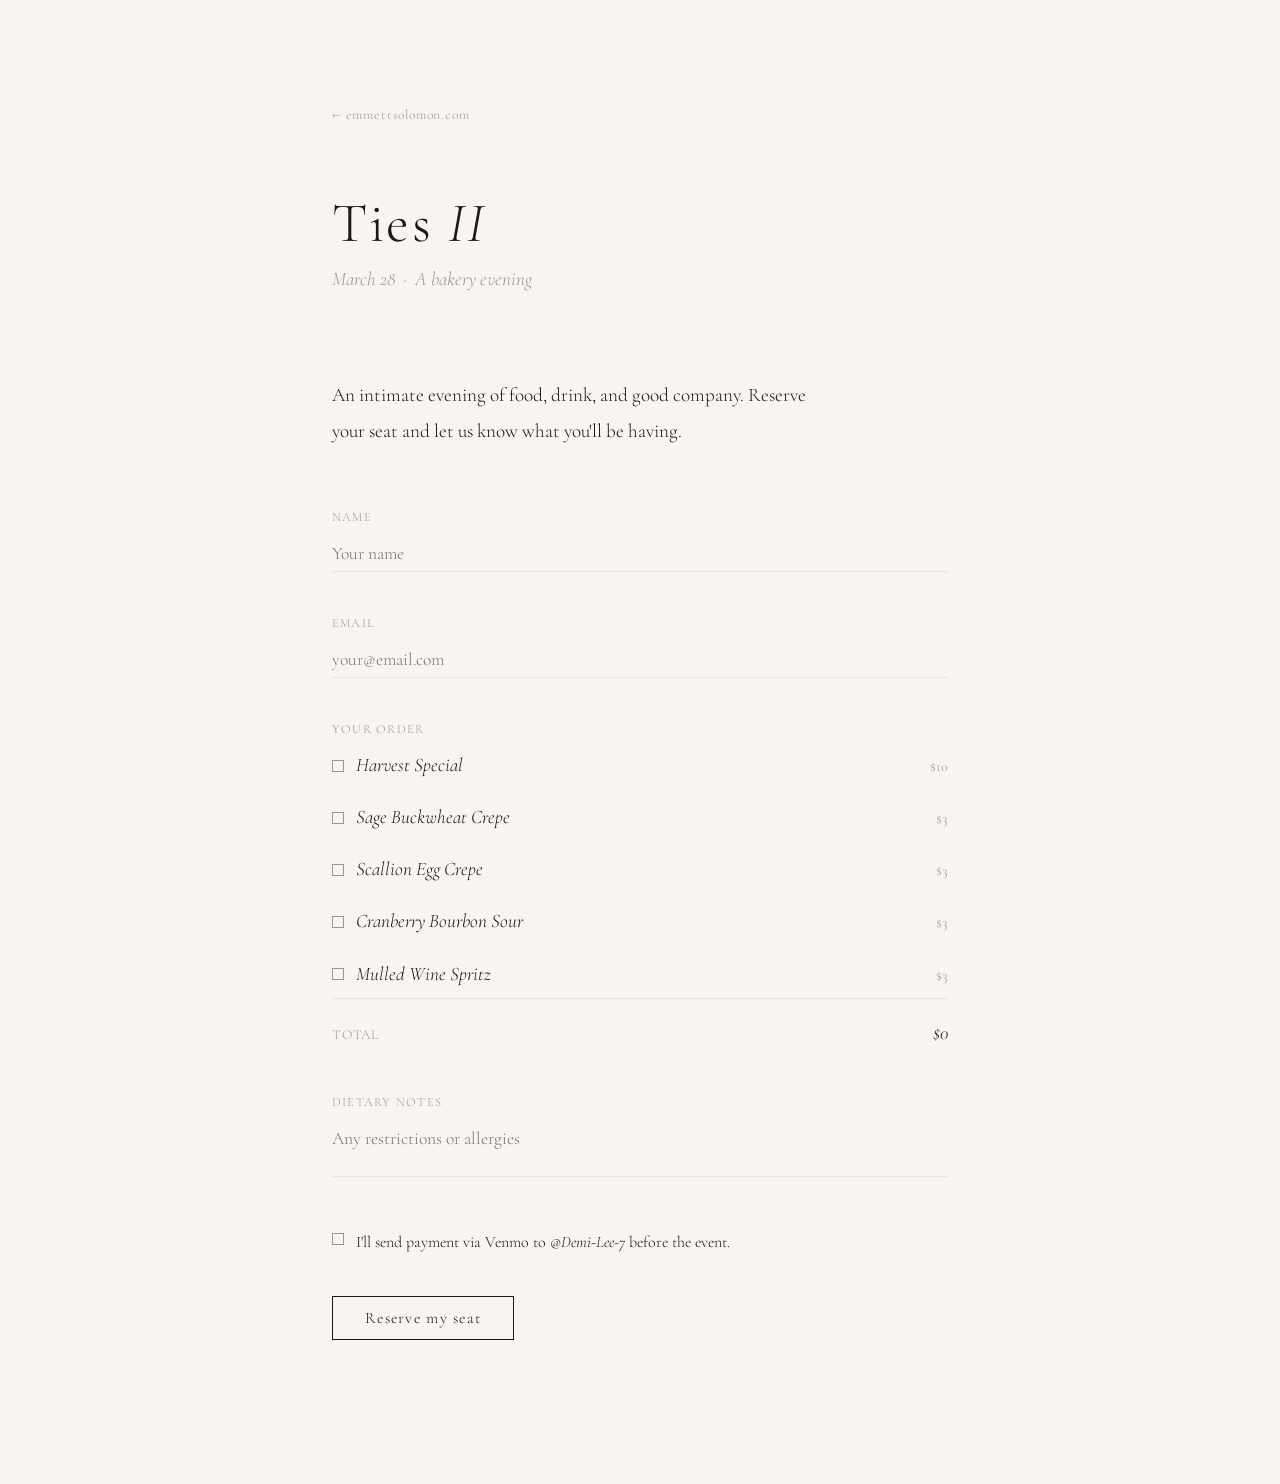
<file: ties-2.html>
<!DOCTYPE html>
<html lang="en">
<head>
    <meta charset="UTF-8">
    <meta name="viewport" content="width=device-width, initial-scale=1.0">
    <title>Ties 2 — March 28</title>
    <link rel="icon" href="/favicon.ico" sizes="32x32">
    <link rel="icon" href="/favicon.svg" type="image/svg+xml">
    <link rel="apple-touch-icon" href="/apple-touch-icon.png">
    <link rel="stylesheet" href="styles.css">
    <link rel="preconnect" href="https://fonts.googleapis.com">
    <link rel="preconnect" href="https://fonts.gstatic.com" crossorigin>
    <style>

        .back-link {
            display: inline-block;
            font-size: 0.85rem;
            letter-spacing: 0.06em;
            color: var(--muted);
            margin-bottom: 4rem;
            transition: color 0.3s ease;
        }

        .back-link:hover {
            color: var(--text);
            opacity: 1;
        }

        .event-title {
            font-size: 3.5rem;
            font-weight: 300;
            letter-spacing: 0.04em;
            line-height: 1.15;
        }

        .event-meta {
            color: var(--muted);
            font-style: italic;
            margin-top: 0.4rem;
            margin-bottom: 3rem;
        }

        .event-description {
            margin-bottom: 3.5rem;
            line-height: 1.9;
            max-width: 480px;
        }

        /* ── Form ── */

        form {
            display: flex;
            flex-direction: column;
            gap: 2.5rem;
        }

        .field-label {
            display: block;
            font-size: 0.78rem;
            letter-spacing: 0.1em;
            text-transform: uppercase;
            color: var(--muted);
            margin-bottom: 0.5rem;
        }

        input[type="text"],
        input[type="email"],
        textarea {
            background: none;
            border: none;
            border-bottom: 1px solid var(--rule);
            padding: 0.4rem 0;
            font-family: 'Cormorant Garamond', Georgia, serif;
            font-size: 1.1rem;
            font-weight: 300;
            color: var(--text);
            width: 100%;
            outline: none;
            transition: border-color 0.3s ease;
        }

        input[type="text"]:focus,
        input[type="email"]:focus,
        textarea:focus {
            border-color: var(--text);
        }

        textarea {
            resize: none;
            min-height: 3.5rem;
        }

        /* ── Menu ── */

        .menu-items {
            display: flex;
            flex-direction: column;
            gap: 1.1rem;
        }

        .menu-item {
            display: flex;
            align-items: baseline;
            gap: 0.75rem;
            cursor: pointer;
        }

        .menu-item input[type="checkbox"] {
            appearance: none;
            -webkit-appearance: none;
            width: 0.75rem;
            height: 0.75rem;
            border: 1px solid var(--muted);
            flex-shrink: 0;
            cursor: pointer;
            position: relative;
            top: 0.05em;
            transition: background 0.2s ease, border-color 0.2s ease;
        }

        .menu-item input[type="checkbox"]:checked {
            background: var(--text);
            border-color: var(--text);
        }

        .item-name {
            font-style: italic;
            flex: 1;
        }

        .item-price {
            color: var(--muted);
            font-size: 0.9rem;
            flex-shrink: 0;
        }

        .total-row {
            display: flex;
            justify-content: space-between;
            align-items: baseline;
            border-top: 1px solid var(--rule);
            padding-top: 1.1rem;
            margin-top: 0.4rem;
            font-size: 0.85rem;
            letter-spacing: 0.06em;
            color: var(--muted);
            text-transform: uppercase;
        }

        .total-amount {
            font-style: italic;
            font-size: 1.2rem;
            color: var(--text);
            letter-spacing: 0;
            text-transform: none;
        }

        /* ── Venmo ── */

        .venmo-row {
            display: flex;
            align-items: flex-start;
            gap: 0.75rem;
        }

        .venmo-row input[type="checkbox"] {
            appearance: none;
            -webkit-appearance: none;
            width: 0.75rem;
            height: 0.75rem;
            border: 1px solid var(--muted);
            flex-shrink: 0;
            cursor: pointer;
            position: relative;
            top: 0.35em;
            transition: background 0.2s ease, border-color 0.2s ease;
        }

        .venmo-row input[type="checkbox"]:checked {
            background: var(--text);
            border-color: var(--text);
        }

        .venmo-label {
            font-size: 1rem;
            line-height: 1.7;
            cursor: pointer;
        }

        /* ── Submit ── */

        .submit-btn {
            background: none;
            border: 1px solid var(--text);
            color: var(--text);
            font-family: 'Cormorant Garamond', Georgia, serif;
            font-size: 1rem;
            font-weight: 300;
            letter-spacing: 0.08em;
            padding: 0.7rem 2rem;
            cursor: pointer;
            align-self: flex-start;
            transition: background 0.3s ease, color 0.3s ease;
        }

        .submit-btn:hover:not(:disabled) {
            background: var(--text);
            color: var(--bg);
        }

        .submit-btn:disabled {
            opacity: 0.35;
            cursor: default;
        }

        /* ── Status ── */

        #form-status {
            margin-top: 1rem;
            font-style: italic;
            color: var(--muted);
        }

        #form-status.error {
            color: #b94040;
        }

        #success-msg {
            display: none;
            font-style: italic;
            font-size: 1.2rem;
            line-height: 1.9;
            color: var(--muted);
        }

    </style>
</head>
<body>

    <a class="back-link" href="index.html">← emmettsolomon.com</a>

    <header>
        <h1 class="event-title">Ties <em>II</em></h1>
        <p class="event-meta">March 28 &nbsp;·&nbsp; A bakery evening</p>
    </header>

    <main>

        <p class="event-description">
            An intimate evening of food, drink, and good company.
            Reserve your seat and let us know what you'll be having.
        </p>

        <div id="form-container">
            <form id="rsvp-form">

                <div>
                    <label class="field-label" for="guest-name">Name</label>
                    <input type="text" id="guest-name" required placeholder="Your name">
                </div>

                <div>
                    <label class="field-label" for="guest-email">Email</label>
                    <input type="email" id="guest-email" required placeholder="your@email.com">
                </div>

                <div>
                    <label class="field-label">Your order</label>
                    <div class="menu-items">

                        <label class="menu-item">
                            <input type="checkbox" id="harvest_special" data-price="10">
                            <span class="item-name">Harvest Special</span>
                            <span class="item-price">$10</span>
                        </label>

                        <label class="menu-item">
                            <input type="checkbox" id="item_1" data-price="3">
                            <span class="item-name">Sage Buckwheat Crepe</span>
                            <span class="item-price">$3</span>
                        </label>

                        <label class="menu-item">
                            <input type="checkbox" id="item_2" data-price="3">
                            <span class="item-name">Scallion Egg Crepe</span>
                            <span class="item-price">$3</span>
                        </label>

                        <label class="menu-item">
                            <input type="checkbox" id="item_3" data-price="3">
                            <span class="item-name">Cranberry Bourbon Sour</span>
                            <span class="item-price">$3</span>
                        </label>

                        <label class="menu-item">
                            <input type="checkbox" id="item_4" data-price="3">
                            <span class="item-name">Mulled Wine Spritz</span>
                            <span class="item-price">$3</span>
                        </label>

                    </div>

                    <div class="total-row">
                        <span>Total</span>
                        <span class="total-amount" id="total-display">$0</span>
                    </div>
                </div>

                <div>
                    <label class="field-label" for="dietary">Dietary notes</label>
                    <textarea id="dietary" placeholder="Any restrictions or allergies"></textarea>
                </div>

                <div class="venmo-row">
                    <input type="checkbox" id="venmo">
                    <label class="venmo-label" for="venmo">
                        I'll send payment via Venmo to <em>@Demi-Lee-7</em> before the event.
                    </label>
                </div>

                <div>
                    <button type="submit" class="submit-btn" id="submit-btn">Reserve my seat</button>
                    <p id="form-status"></p>
                </div>

            </form>
        </div>

        <p id="success-msg">You're in.<br>See you March 28.</p>

    </main>

    <script>

        const priceCheckboxes = document.querySelectorAll('[data-price]');
        const totalDisplay    = document.getElementById('total-display');

        function updateTotal() {
            let total = 0;
            priceCheckboxes.forEach(cb => {
                if (cb.checked) total += parseInt(cb.dataset.price, 10);
            });
            totalDisplay.textContent = `$${total}`;
            return total;
        }

        priceCheckboxes.forEach(cb => cb.addEventListener('change', updateTotal));

        document.getElementById('rsvp-form').addEventListener('submit', async function (e) {
            e.preventDefault();

            const btn    = document.getElementById('submit-btn');
            const status = document.getElementById('form-status');
            const total  = updateTotal();

            btn.disabled    = true;
            status.textContent = '';
            status.className   = '';

            const val       = id => document.getElementById(id).value.trim();
            const isChecked = id => document.getElementById(id).checked;

            const payload = {
                name:            val('guest-name'),
                email:           val('guest-email'),
                harvest_special: isChecked('harvest_special'),
                item_1:          isChecked('item_1') ? 'Sage Buckwheat Crepe'   : null,
                item_2:          isChecked('item_2') ? 'Scallion Egg Crepe'     : null,
                item_3:          isChecked('item_3') ? 'Cranberry Bourbon Sour' : null,
                item_4:          isChecked('item_4') ? 'Mulled Wine Spritz'     : null,
                dietary_notes:   val('dietary') || null,
                venmo_confirmed: isChecked('venmo'),
                total_cost:      total,
            };

            try {
                const res = await fetch('/api/submit-order', {
                    method:  'POST',
                    headers: { 'Content-Type': 'application/json' },
                    body:    JSON.stringify(payload),
                });

                if (res.ok) {
                    document.getElementById('form-container').style.display = 'none';
                    document.getElementById('success-msg').style.display    = 'block';
                } else {
                    throw new Error('bad response');
                }
            } catch {
                status.textContent = 'Something went wrong. Please try again.';
                status.className   = 'error';
                btn.disabled       = false;
            }
        });

    </script>

</body>
</html>
</file>
<file: styles.css>
@import url('https://fonts.googleapis.com/css2?family=Cormorant+Garamond:ital,wght@0,300;0,400;1,300;1,400&display=swap');

* {
    margin: 0;
    padding: 0;
    box-sizing: border-box;
}

:root {
    --bg:     #f8f5f0;
    --text:   #1a1a18;
    --muted:  #9a9690;
    --accent: #7a8f72;
    --rule:   #e8e3dc;
}

html {
    scroll-behavior: smooth;
}

body {
    font-family: 'Cormorant Garamond', Georgia, serif;
    font-weight: 300;
    background-color: var(--bg);
    color: var(--text);
    line-height: 1.8;
    font-size: 1.2rem;
    max-width: 680px;
    margin: 0 auto;
    padding: 6rem 2rem 8rem;
}

header {
    margin-bottom: 5rem;
}

h1 {
    font-size: 3.5rem;
    font-weight: 300;
    letter-spacing: 0.04em;
    line-height: 1.15;
}

a {
    color: inherit;
    text-decoration: none;
    transition: color 0.4s ease, opacity 0.4s ease;
}

a:hover {
    color: var(--accent);
    opacity: 0.8;
}


/* ─── Intro / Flow ────────────────────────────────── */

.flow {
    display: flex;
    flex-wrap: wrap;
    align-items: baseline;
}

.fragment {
    font-size: 1.75rem;
    font-weight: 300;
    line-height: 2.2;
    white-space: nowrap;
}


/* ─── Picker (the word wheel) ─────────────────────── */
/*
   A strip of words turning behind a window one word tall.

   The window is absolutely positioned and contributes nothing to layout.
   Underneath it the hidden ghost holds the width of the longest word AND
   the baseline of the sentence — an inline-block that clips its own
   overflow reports its bottom edge as its baseline, which would drop the
   rest of the line by several pixels. Keeping the clip off the element
   that sits in the text flow is what makes the wheel invisible.

   Row height is set in em, so the window and the word spacing scale with
   the type at every viewport. Both dials live in config.js.
*/

.picker {
    display: inline-block;
    position: relative;
    cursor: pointer;
    vertical-align: baseline;
    --row:  1.5em;
    --fade: 0.14em;
}

.picker.locked {
    cursor: default;
}

.picker:focus-visible {
    outline: 1px solid var(--accent);
    outline-offset: 0.3em;
}

/* The only hint that this is a control at all. */
.picker:not(.locked):hover .picker-strip {
    opacity: 0.6;
}

.picker-ghost {
    /* reserves the width of the longest word, and sets the baseline */
    visibility: hidden;
    pointer-events: none;
    font-style: italic;
    white-space: nowrap;
}

.picker-window {
    position: absolute;
    left: 0;
    right: 0;
    top: 50%;
    height: var(--row);
    margin-top: calc(var(--row) / -2);
    overflow: hidden;
    /* the words fade out at the crop rather than ending on a hard line */
    -webkit-mask-image: linear-gradient(to bottom,
        transparent 0, #000 var(--fade),
        #000 calc(100% - var(--fade)), transparent 100%);
            mask-image: linear-gradient(to bottom,
        transparent 0, #000 var(--fade),
        #000 calc(100% - var(--fade)), transparent 100%);
}

.picker-strip {
    position: absolute;
    top: 0;
    left: 0;
    width: 100%;
    will-change: transform;
    transition: opacity 0.4s ease;
}

.word {
    display: block;
    font-style: italic;
    white-space: nowrap;
    line-height: var(--row);
    height: var(--row);
}

/* Before script.js runs — or if it never does — the first word simply
   sits in the slot. The ghost is already holding the space, so there is
   nothing to shift when the wheel takes over. */
.picker:not(.ready) .word {
    position: absolute;
    left: 0;
    top: 50%;
    margin-top: calc(var(--row) / -2);
}

.picker:not(.ready) .word:not(:first-of-type) {
    display: none;
}


/* ─── Branch (horizontal reveal) ─────────────────── */

.branch {
    display: none;
    max-width: 0;
    overflow: hidden;
    opacity: 0;
    /* max-width expands first, then text fades in slightly after */
    transition: max-width 0.65s ease, opacity 0.5s 0.2s ease;
    white-space: nowrap;
}

.branch.revealed {
    max-width: 700px;
    opacity: 1;
}


/* ─── Home ────────────────────────────────────────── */
/* The drawing is the page. It sits at the top, as large as the window
   allows, and the name and the sentence are a caption under its right
   edge. Everything is one column whose width is the drawing's width:
   the full window, unless that would make the drawing taller than its
   share of the screen. --aspect is set on <main> in the page.          */

.home {
    max-width: none;
    padding: 0 clamp(1rem, 4vw, 3rem);
    --drawing-share: 64vh;   /* the most of the screen the drawing may take */
}

.home main {
    width: min(100%, 1500px, calc(var(--drawing-share) * var(--aspect)));
    margin: 0 auto;
    padding: clamp(1.5rem, 6vh, 4.5rem) 0 2.5rem;
}

.caption {
    display: flex;
    flex-direction: column;
    align-items: flex-end;
    margin-top: clamp(0.75rem, 3vh, 2rem);
}

.home header {
    margin-bottom: 0;
}

.home h1 {
    font-size: clamp(1.25rem, 1rem + 1vw, 1.6rem);
    letter-spacing: 0.06em;
}

.home .flow {
    justify-content: flex-end;
}

.home .fragment {
    font-size: 1.15rem;
}


/* ─── Linework ────────────────────────────────────── */
/* The house draws itself once on load. Regenerate the SVG in index.html
   with:
   python3 tools/linework.py "<file>.3dm" -o _preview/house.svg           */

.stage {
    position: relative;
}

.linework-bed {
    pointer-events: none;
    /* stroke and opacity live here so every line in the bed is one ink */
    stroke: var(--text);
    opacity: 0.3;
}

.linework {
    display: block;
    width: 100%;
    height: auto;
}

.linework-bed .ln {
    stroke-width: var(--w);
    stroke-dasharray: var(--l);
    stroke-dashoffset: var(--l);
    animation: ln-draw var(--d) linear var(--t) forwards;
}

@keyframes ln-draw {
    to { stroke-dashoffset: 0; }
}

/* Kindness clause: no animation, no penalty — the drawing is simply there. */
@media (prefers-reduced-motion: reduce) {
    .linework-bed .ln {
        animation: none;
        stroke-dashoffset: 0;
    }
}

/* ─── Plants ──────────────────────────────────────── */
/* The beds in front of the house. They grow from the ground once the house
   is drawn, and a click on any of them plays the login reveal (plants.js).
   Colour, line and hint are dials in config.js under `plants`; plants.js
   copies them onto .plants-bed as data-colour, data-line and data-hint.
   Regenerate the SVG in index.html with:
   python3 tools/linework.py "<file>.3dm" --only outlines --inject index.html --plants-only */

.plants-bed {
    position: absolute;      /* a second sheet laid exactly over the house */
    inset: 0;
    opacity: 1;              /* each plant sets its own strength below */
}

.plants-bed .plants {
    overflow: visible;
}

.plants-bed .plant {
    stroke: var(--plant-ink, var(--text));
    opacity: var(--plant-strength, 0.3);
    transition: opacity 0.25s ease, stroke 0.25s ease;
}

.plants-bed .plant path {
    stroke-width: calc(var(--w) * var(--plant-weight, 1));
    stroke-dasharray: var(--l);
    stroke-dashoffset: var(--l);
    visibility: hidden;      /* nothing shows at the ground before it grows */
    animation: plant-grow var(--d) linear var(--t) forwards;
}

@keyframes plant-grow {
    from { visibility: visible; }
    to   { visibility: visible; stroke-dashoffset: 0; }
}

/* The click target is a plain rectangle around each plant, and a taller one
   for fingers, since on a phone a plant is only a few pixels high.
   It is switched off until the plant starts to grow: plants.js adds .live
   to a plant when its first stroke begins. */
.plants-bed .hit {
    pointer-events: none;
    cursor: pointer;
    stroke: none;
    -webkit-tap-highlight-color: transparent;
}

.plants-bed .plant.live .hit {
    pointer-events: all;
}

.plants-bed .plant.live .hit-touch {
    pointer-events: none;
}

@media (pointer: coarse) {
    .plants-bed .plant.live .hit-touch {
        pointer-events: all;
    }
}

/* colour */
.plants-bed[data-colour="green"] { --plant-ink: #7a8f72; --plant-strength: 0.8;  --plant-ink-up: #4d6645; }
.plants-bed[data-colour="beige"] { --plant-ink: #b3a182; --plant-strength: 0.85; --plant-ink-up: #7d6b4c; }

/* line */
.plants-bed[data-line="thin"] { --plant-weight: 0.6; }

/* hint: 'quiet' adds nothing beyond the cursor */
.plants-bed[data-hint="ink"] .plant:hover,
.plants-bed[data-hint="ink"] .plant.tapped,
.plants-bed[data-hint="rustle"] .plant:hover,
.plants-bed[data-hint="rustle"] .plant.tapped {
    opacity: 1;
    stroke: var(--plant-ink-up, var(--text));
}

.plants-bed[data-hint="rustle"] .plant {
    animation: plant-rustle 9s ease-in-out calc(25s + var(--r)) infinite;
}

@keyframes plant-rustle {
    0%, 82%, 100% { transform: rotate(0deg); }
    87%           { transform: rotate(2.2deg); }
    93%           { transform: rotate(-1.4deg); }
}

@media (prefers-reduced-motion: reduce) {
    .plants-bed .plant path {
        animation: none;
        stroke-dashoffset: 0;
        visibility: visible;
    }
    .plants-bed[data-hint="rustle"] .plant {
        animation: none;
    }
}

/* A short window (a phone turned sideways) gives the drawing a smaller
   share, so the name and the sentence still fit under it. */
@media (max-height: 430px) {
    .home {
        --drawing-share: 52vh;
    }
}
</file>
<file: korean/korean.css>
@import url('https://fonts.googleapis.com/css2?family=Cormorant+Garamond:ital,wght@0,300;0,400;1,300&family=Nanum+Myeongjo&display=swap');

* {
    margin: 0;
    padding: 0;
    box-sizing: border-box;
}

/* Same palette as the homepage (styles.css). */
:root {
    --bg:     #f8f5f0;
    --text:   #1a1a18;
    --muted:  #9a9690;
    --accent: #7a8f72;
    --rule:   #e8e3dc;
    --card:   #fffdf9;
    --right-bg: #eef2ea;
    --wrong:    #a86a58;
    --wrong-line: #c08a7a;
    --wrong-bg: #f7ebe6;
    --shadow: 0 1px 2px rgba(26, 26, 24, 0.04), 0 8px 24px rgba(26, 26, 24, 0.05);
}

body {
    font-family: 'Cormorant Garamond', Georgia, serif;
    font-weight: 300;
    background: var(--bg);
    color: var(--text);
    line-height: 1.6;
    font-size: 1.2rem;
    max-width: 640px;
    margin: 0 auto;
    padding: 4rem 1rem 6rem;
    /* Cormorant's default old-style 0 reads as a letter o. */
    font-variant-numeric: lining-nums;
}

button {
    font: inherit;
    color: inherit;
    background: none;
    border: none;
    cursor: pointer;
}

[hidden] {
    display: none !important;
}

a {
    color: inherit;
    text-decoration: none;
}

.ko {
    font-family: 'Nanum Myeongjo', serif;
}

header {
    margin-bottom: 2.5rem;
}

.home {
    color: var(--muted);
    font-size: 1rem;
    letter-spacing: 0.04em;
}

.home:hover {
    color: var(--accent);
}

h1 {
    font-size: 2.6rem;
    font-weight: 300;
    letter-spacing: 0.04em;
    line-height: 1.2;
}

.step,
.back {
    display: inline-block;
    color: var(--muted);
    font-size: 1.05rem;
    margin-bottom: 1rem;
}

.back {
    transition: color 0.3s ease;
}

.back:hover {
    color: var(--accent);
}

.empty {
    color: var(--muted);
    font-size: 1.1rem;
}


/* ─── Toggles ─────────────────────────────────────── */

.toggle {
    display: flex;
    align-items: center;
    gap: 0.75rem;
    font-size: 1.05rem;
}

.toggle-label {
    color: var(--muted);
}

.toggle button {
    color: var(--muted);
    border-bottom: 1px solid transparent;
    transition: color 0.3s ease, border-color 0.3s ease;
}

.toggle button[aria-pressed="true"] {
    color: var(--text);
    border-bottom-color: var(--text);
}

.toggle button:hover {
    color: var(--accent);
}

.toggle button[data-front="korean"] {
    font-family: 'Nanum Myeongjo', serif;
    font-size: 0.95em;
}


/* ─── 1. Decks ────────────────────────────────────── */

.deck-list {
    list-style: none;
    border-top: 1px solid var(--rule);
}

.deck-link {
    display: flex;
    justify-content: space-between;
    align-items: baseline;
    gap: 1rem;
    padding: 1rem 0.25rem;
    border-bottom: 1px solid var(--rule);
    transition: color 0.3s ease;
}

.deck-name {
    font-size: 1.5rem;
}

.deck-size {
    color: var(--muted);
    font-size: 1rem;
    white-space: nowrap;
}

.deck-link:hover {
    color: var(--accent);
}

/* Decks made in Terms. */
.deck-link.mine .deck-size::before {
    content: 'yours · ';
    font-style: italic;
}


/* ─── 2. Modes ────────────────────────────────────── */

h2 {
    font-size: 1.9rem;
    font-weight: 300;
    line-height: 1.25;
    margin-bottom: 1.5rem;
}

.mode-list {
    display: grid;
    gap: 0.75rem;
}

.mode {
    display: flex;
    flex-direction: column;
    padding: 1.25rem 1.5rem;
    background: var(--card);
    border: 1px solid var(--rule);
    border-radius: 6px;
    box-shadow: var(--shadow);
    transition: border-color 0.3s ease;
}

.mode-name {
    font-size: 1.6rem;
    line-height: 1.3;
}

.mode-about {
    color: var(--muted);
    font-size: 1.05rem;
}

.learn-summary {
    color: var(--accent);
}

.settings {
    display: flex;
    flex-wrap: wrap;
    justify-content: space-between;
    align-items: baseline;
    gap: 0.75rem 1.5rem;
    margin-top: 1.5rem;
}

.restart,
.delete-deck {
    color: var(--muted);
    font-size: 1rem;
    transition: color 0.3s ease;
}

.restart:hover {
    color: var(--accent);
}

.delete-deck:hover,
.delete-deck[data-armed] {
    color: var(--wrong);
}

/* Mouse only: a phone keeps "hover" on the spot last tapped. */
@media (hover: hover) {
    .mode:hover {
        border-color: var(--accent);
    }
}


/* ─── 3. Study ────────────────────────────────────── */

.study-bar {
    display: flex;
    flex-wrap: wrap;
    justify-content: space-between;
    align-items: baseline;
    gap: 0.25rem 1.5rem;
    margin-bottom: 1.25rem;
}

.study-bar .back {
    margin-bottom: 0;
}


/* ─── Base: the card ──────────────────────────────── */
/*
   Two faces back to back inside .card-inner, which turns 180° on
   .flipped. Which language goes on which face is decided in the script,
   so the toggle only swaps the text, never the geometry.
*/

.card {
    perspective: 1400px;
    aspect-ratio: 3 / 2;
    cursor: pointer;
    outline: none;
}

.card-inner {
    position: relative;
    width: 100%;
    height: 100%;
    transform-style: preserve-3d;
    transition: transform 0.5s cubic-bezier(0.3, 0.7, 0.3, 1);
}

.card.flipped .card-inner {
    transform: rotateY(180deg);
}

.face {
    position: absolute;
    inset: 0;
    display: flex;
    flex-direction: column;
    align-items: center;
    justify-content: center;
    gap: 1rem;
    padding: 2rem;
    text-align: center;
    background: var(--card);
    border: 1px solid var(--rule);
    border-radius: 6px;
    box-shadow: var(--shadow);
    backface-visibility: hidden;
    -webkit-backface-visibility: hidden;
}

.card:focus-visible .face {
    border-color: var(--accent);
}

.face-back {
    transform: rotateY(180deg);
}

.word {
    font-size: clamp(2rem, 8vw, 3.2rem);
    line-height: 1.25;
    overflow-wrap: anywhere;
}

.word.ko {
    font-weight: 400;
}

.speak {
    width: 2.75rem;
    height: 2.75rem;
    display: grid;
    place-items: center;
    flex: none;
    border-radius: 50%;
    color: var(--muted);
    transition: color 0.3s ease, background 0.3s ease;
}

.face .speak {
    position: absolute;
    right: 1rem;
    bottom: 1rem;
}

.speak:hover,
.speak.playing {
    color: var(--accent);
    background: var(--bg);
}

.speak svg {
    width: 1.35rem;
    height: 1.35rem;
}

.pager {
    display: flex;
    justify-content: center;
    align-items: center;
    gap: 2rem;
    margin-top: 1.5rem;
}

.pager button {
    font-size: 1.6rem;
    width: 3rem;
    height: 3rem;
    color: var(--muted);
    transition: color 0.3s ease;
}

.pager button:hover {
    color: var(--accent);
}

.count {
    min-width: 4rem;
    text-align: center;
    color: var(--muted);
    font-variant-numeric: lining-nums tabular-nums;
}

.hint {
    margin-top: 2rem;
    text-align: center;
    color: var(--muted);
    font-size: 0.95rem;
    font-style: italic;
}


/* ─── Learn ───────────────────────────────────────── */

.meter {
    display: flex;
    height: 4px;
    background: var(--rule);
    border-radius: 2px;
    overflow: hidden;
}

.meter span {
    transition: width 0.5s ease;
}

.meter-learned {
    background: var(--accent);
}

.meter-learning {
    background: #c3cdbd;
}

.learn-count {
    margin: 0.4rem 0 1.25rem;
    color: var(--muted);
    font-size: 0.95rem;
}

.learn-stage {
    min-height: 22rem;
    padding: 2rem;
    background: var(--card);
    border: 1px solid var(--rule);
    border-radius: 6px;
    box-shadow: var(--shadow);
}

.learn-label {
    color: var(--muted);
    font-size: 0.95rem;
    font-style: italic;
    margin-bottom: 0.75rem;
}

.prompt,
.answer-line {
    display: flex;
    align-items: center;
    gap: 0.75rem;
}

.prompt {
    margin-bottom: 1.5rem;
}

.answer-line .word {
    font-size: clamp(1.6rem, 6vw, 2.2rem);
}

/* The answer under a new word or a flipped card. */
.reveal {
    padding-top: 1rem;
    border-top: 1px solid var(--rule);
}

.choices {
    display: grid;
    grid-template-columns: 1fr 1fr;
    gap: 0.6rem;
}

.choice {
    display: flex;
    align-items: baseline;
    gap: 0.75rem;
    padding: 0.75rem 1rem;
    text-align: left;
    border: 1px solid var(--rule);
    border-radius: 6px;
    transition: border-color 0.2s ease, background 0.2s ease;
}

/* Mouse only: a phone keeps "hover" on the spot last tapped, which would
   outline whichever choice lands there in the next question. */
@media (hover: hover) {
    .choice:hover:not(:disabled) {
        border-color: var(--accent);
    }
}

.choice:disabled {
    cursor: default;
    color: var(--muted);
}

.choice-key {
    color: var(--muted);
    font-size: 0.85rem;
}

.choice.right {
    color: var(--text);
    border-color: var(--accent);
    background: var(--right-bg);
}

.choice.wrong {
    color: var(--text);
    border-color: var(--wrong-line);
    background: var(--wrong-bg);
}

.answer {
    display: flex;
    gap: 0.75rem;
    margin-top: 0.75rem;
}

.answer input {
    flex: 1;
    min-width: 0;
    font: inherit;
    font-size: 1.3rem;
    padding: 0.5rem 0.75rem;
    color: var(--text);
    background: var(--bg);
    border: 1px solid var(--rule);
    border-radius: 6px;
    outline: none;
}

.answer input:lang(ko) {
    font-family: 'Nanum Myeongjo', serif;
}

.answer input:focus {
    border-color: var(--accent);
}

.answer input.right {
    border-color: var(--accent);
    background: var(--right-bg);
}

.answer input.wrong {
    border-color: var(--wrong-line);
    background: var(--wrong-bg);
}

.primary {
    padding: 0.4rem 1.1rem;
    color: var(--card);
    background: var(--text);
    border-radius: 6px;
    transition: background 0.3s ease;
}

.primary:hover {
    background: var(--accent);
}

.quiet {
    color: var(--muted);
    transition: color 0.3s ease;
}

.quiet:hover {
    color: var(--accent);
}

.feedback {
    margin-top: 1.25rem;
}

.verdict {
    font-style: italic;
}

.verdict.right {
    color: var(--accent);
}

.verdict.wrong {
    color: var(--wrong);
}

.note {
    color: var(--muted);
    font-size: 1rem;
    margin-top: 0.5rem;
}

.learn-actions {
    display: flex;
    justify-content: flex-end;
    gap: 1.25rem;
    margin-top: 1.25rem;
}

.round-list {
    list-style: none;
    margin-bottom: 0.5rem;
}

.round-list li {
    display: flex;
    justify-content: space-between;
    gap: 1rem;
    padding: 0.4rem 0;
    border-bottom: 1px solid var(--rule);
}

.round-list .en {
    color: var(--muted);
    text-align: right;
}


/* ─── Terms ───────────────────────────────────────── */

/* Stays in view while scrolling a long list. */
.terms-bar {
    position: sticky;
    top: 0;
    z-index: 1;
    padding: 0.75rem 0;
    background: var(--bg);
    border-bottom: 1px solid var(--rule);
}

.terms-pick,
.name-deck {
    display: flex;
    align-items: center;
    gap: 1rem;
}

.name-deck input {
    flex: 1;
    min-width: 0;
    font: inherit;
    font-size: 1.1rem;
    padding: 0.3rem 0.6rem;
    color: var(--text);
    background: var(--card);
    border: 1px solid var(--rule);
    border-radius: 6px;
    outline: none;
}

.name-deck input:focus {
    border-color: var(--accent);
}

.name-problem {
    margin-top: 0.4rem;
    color: var(--wrong);
    font-size: 0.95rem;
}

.terms-count {
    flex: 1;
    text-align: right;
    color: var(--muted);
    font-size: 1rem;
}

.primary:disabled {
    cursor: default;
    background: var(--rule);
    color: var(--muted);
}

.term-list {
    list-style: none;
}

.term-list li {
    display: flex;
    align-items: center;
    border-bottom: 1px solid var(--rule);
}

.term {
    flex: 1;
    min-width: 0;
    display: flex;
    align-items: baseline;
    gap: 1rem;
    padding: 0.7rem 0.25rem;
    cursor: pointer;
}

.term input {
    flex: none;
    width: 1.05rem;
    height: 1.05rem;
    align-self: center;
    accent-color: var(--accent);
    cursor: pointer;
}

.term-ko {
    font-size: 1.3rem;
}

.term-en {
    flex: 1;
    text-align: right;
    color: var(--muted);
}

.term:has(input:checked) .term-en {
    color: var(--text);
}


@media (prefers-reduced-motion: reduce) {
    .card-inner {
        transition: none;
    }
}

@media (max-width: 480px) {
    body {
        padding-top: 2.5rem;
    }

    .card {
        aspect-ratio: 4 / 3;
    }

    .learn-stage {
        padding: 1.5rem 1.25rem;
    }

    .choices {
        grid-template-columns: 1fr;
    }
}
</file>
